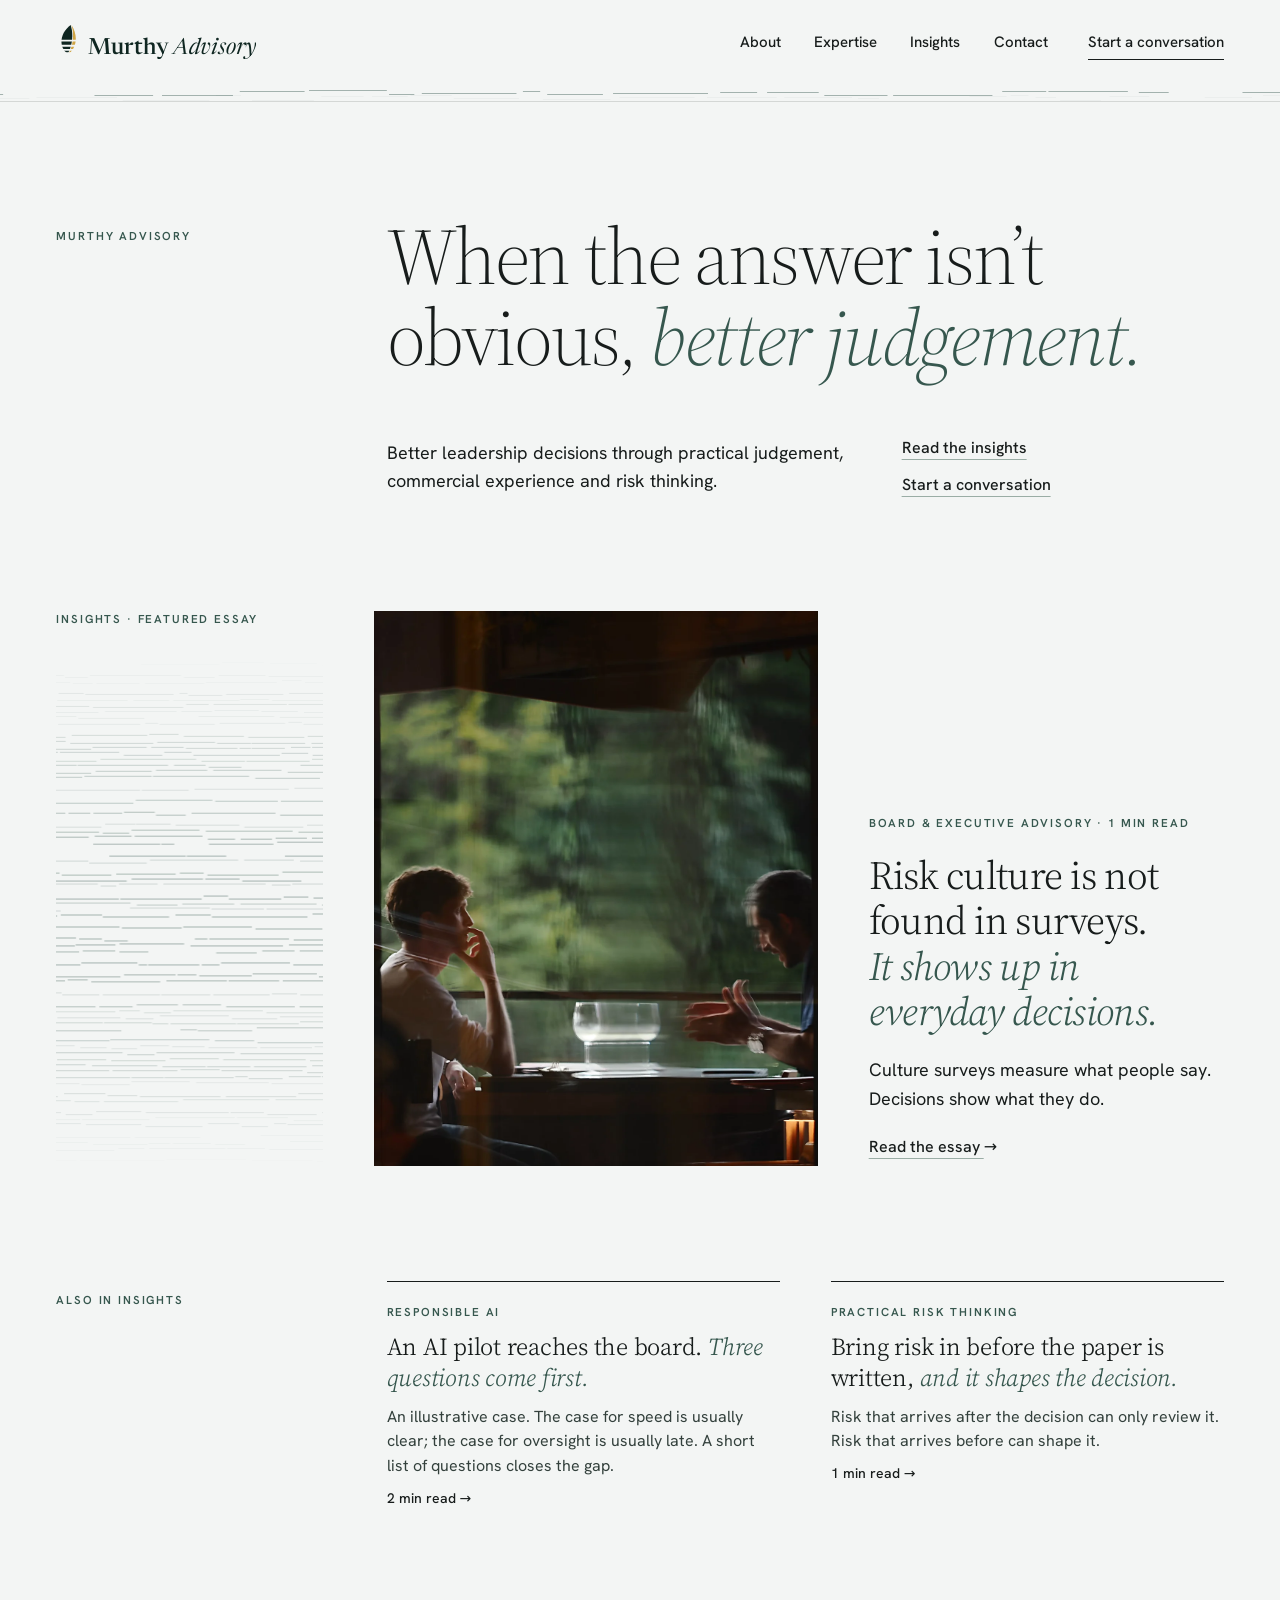
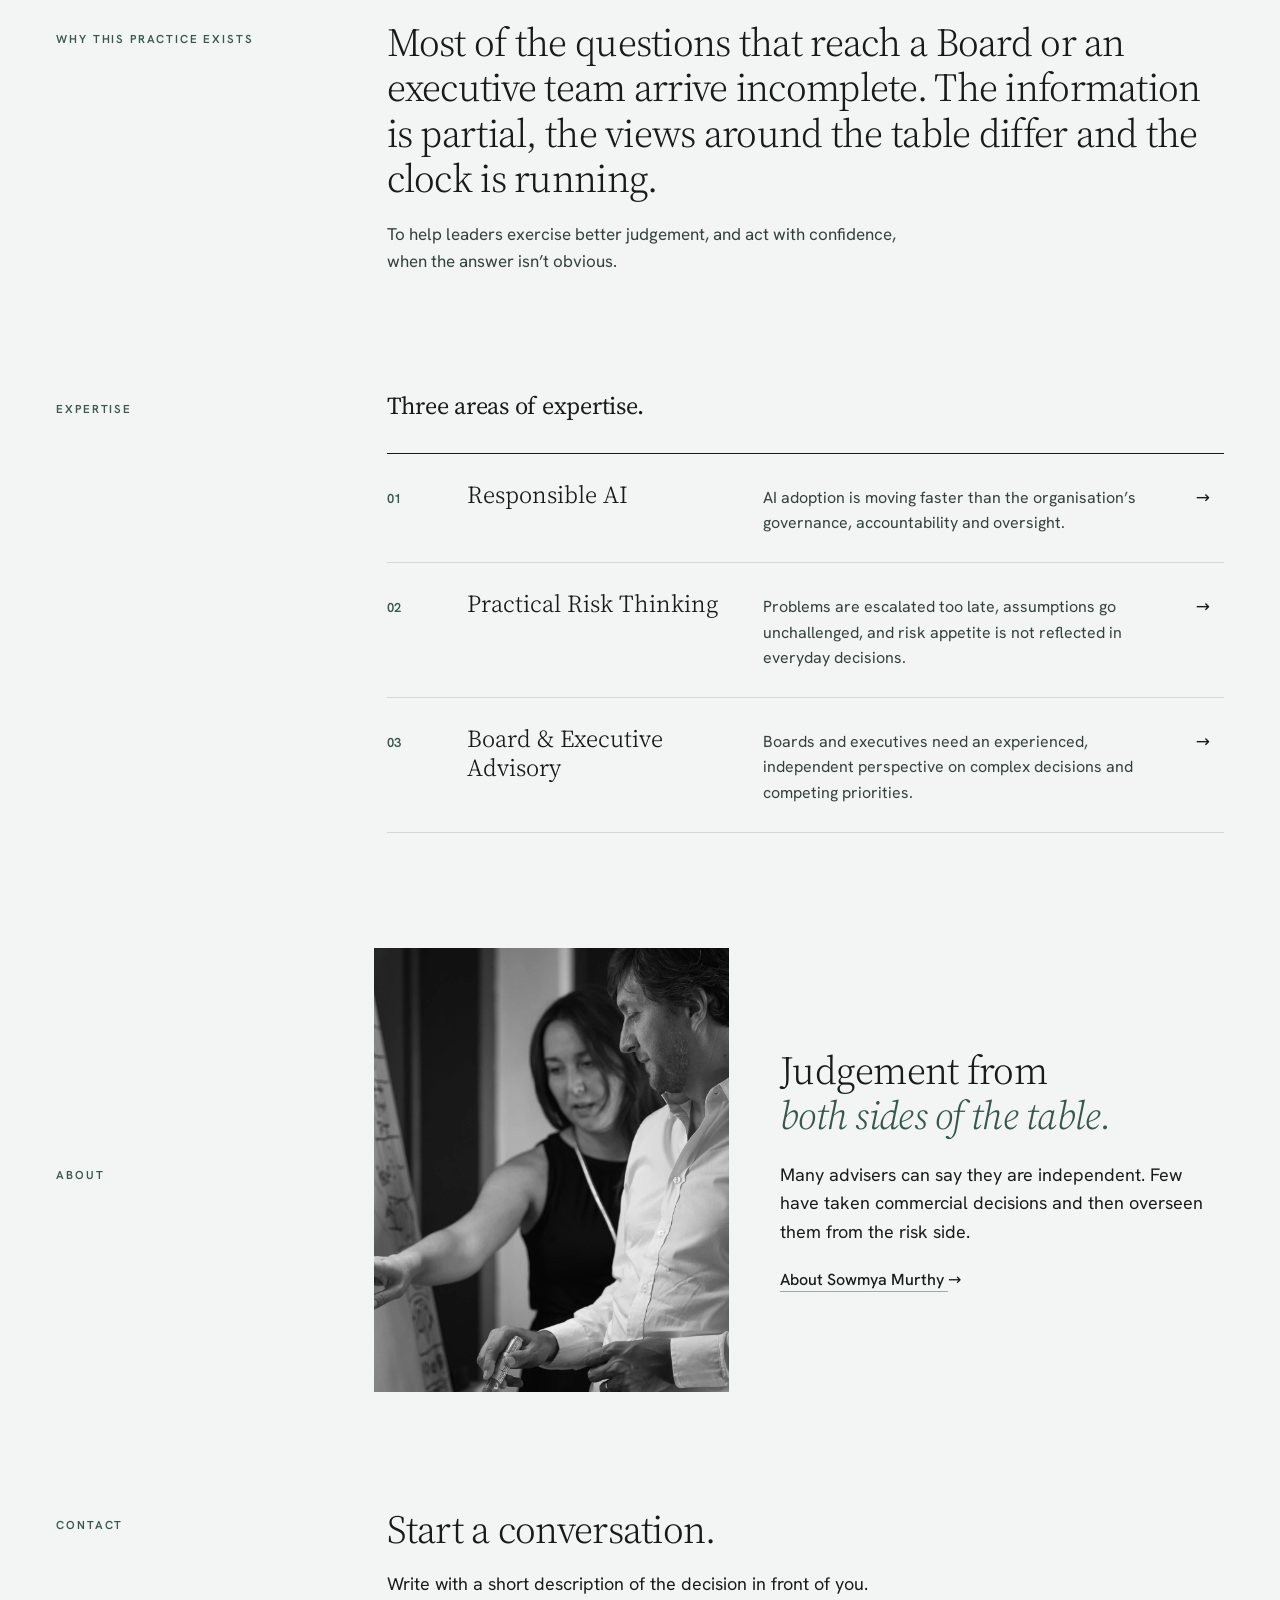
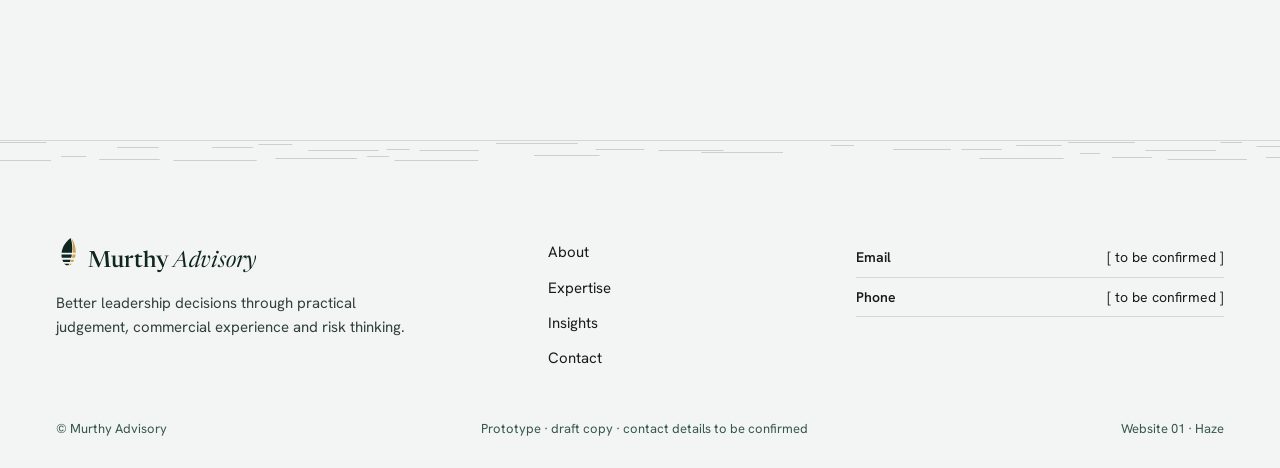
<file: b-sites/w01-haze/index.html>
<!doctype html>
<html lang="en-GB">
<head>
<meta charset="utf-8">
<meta name="viewport" content="width=device-width, initial-scale=1">
<meta name="robots" content="noindex">
<title>Murthy Advisory · Website 01 · Haze</title>
<link rel="icon" href="../shared/favicon.svg" type="image/svg+xml">
<link rel="stylesheet" href="../shared/css/base.css">
<link rel="stylesheet" href="haze.css">
</head>
<body>
<div id="app"></div>
<noscript><p style="padding:24px">This prototype needs JavaScript.</p></noscript>
<script src="../shared/js/gsap.min.js"></script>
<script src="../shared/js/field.js"></script>
<script src="../shared/js/emergence-id.js"></script>
<script src="../shared/js/content.js"></script>
<script src="../shared/js/site.js"></script>
<script src="haze.js"></script>
</body>
</html>
</file>
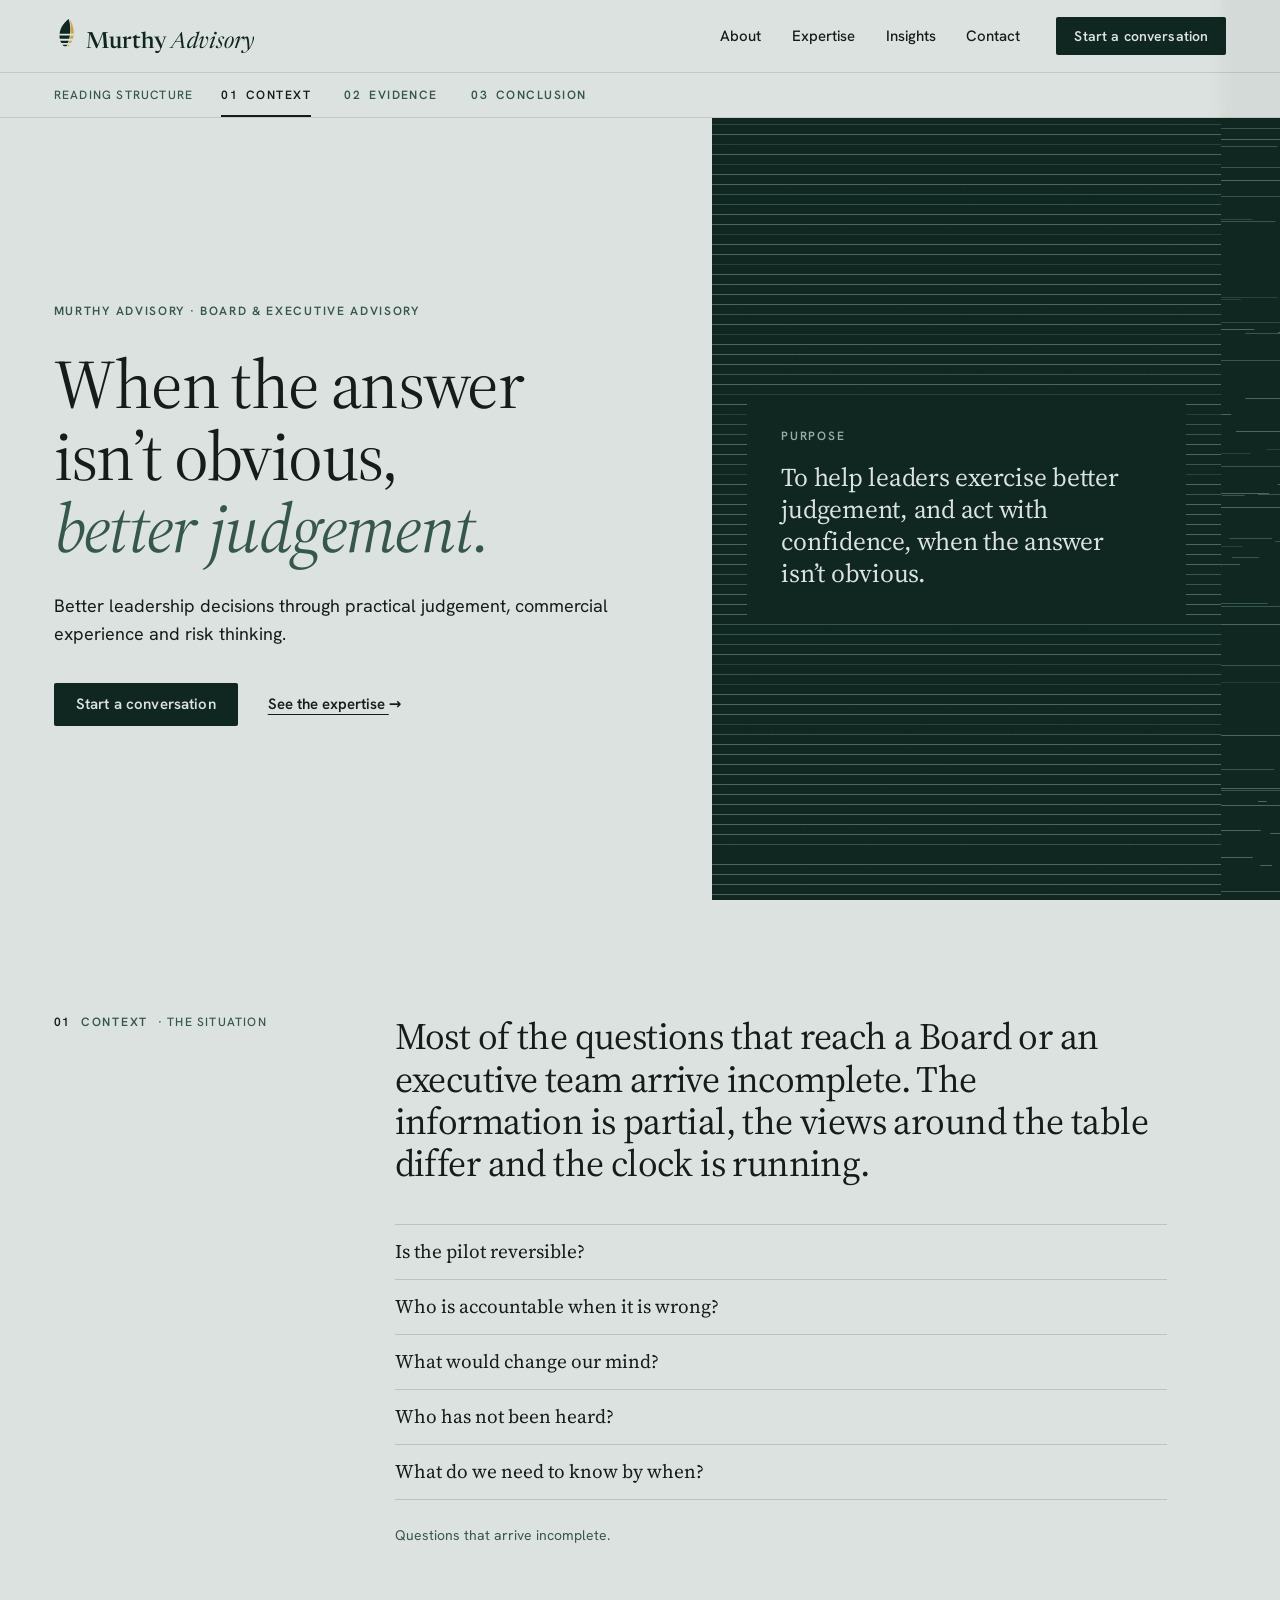
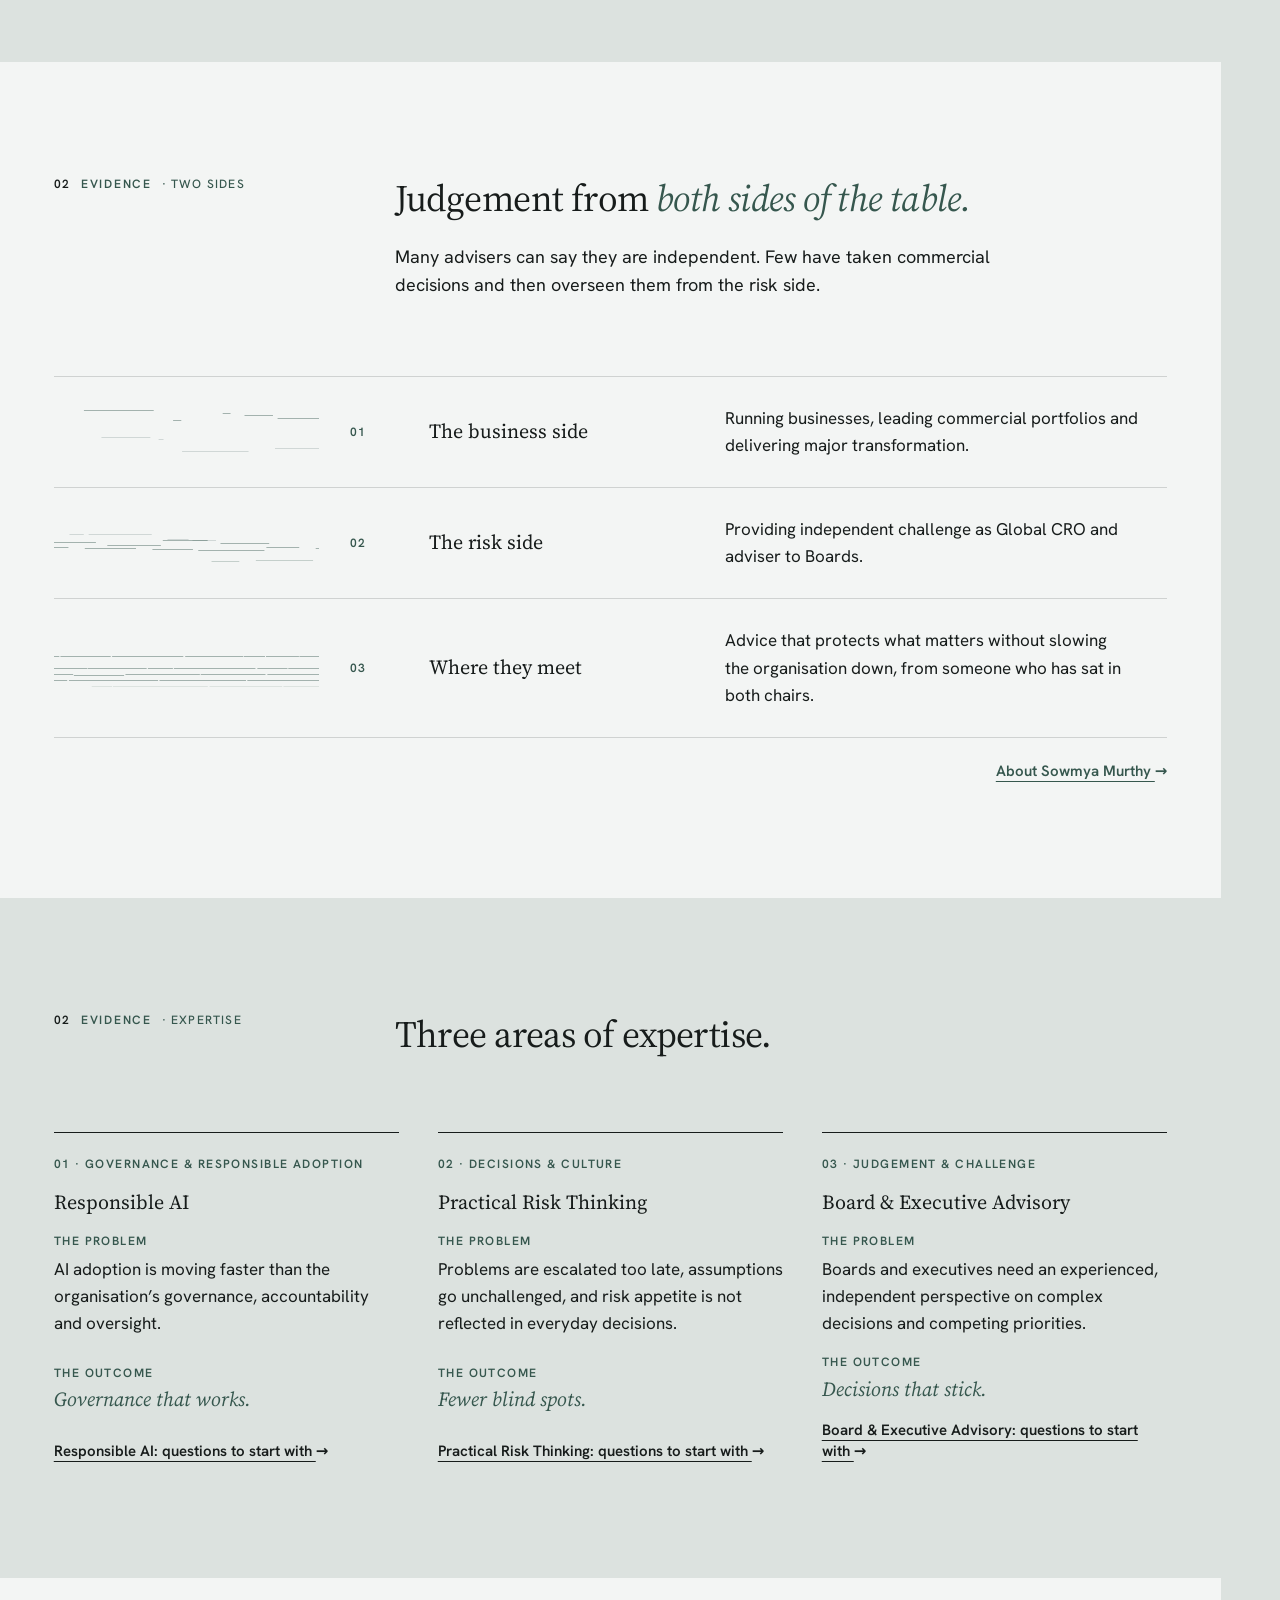
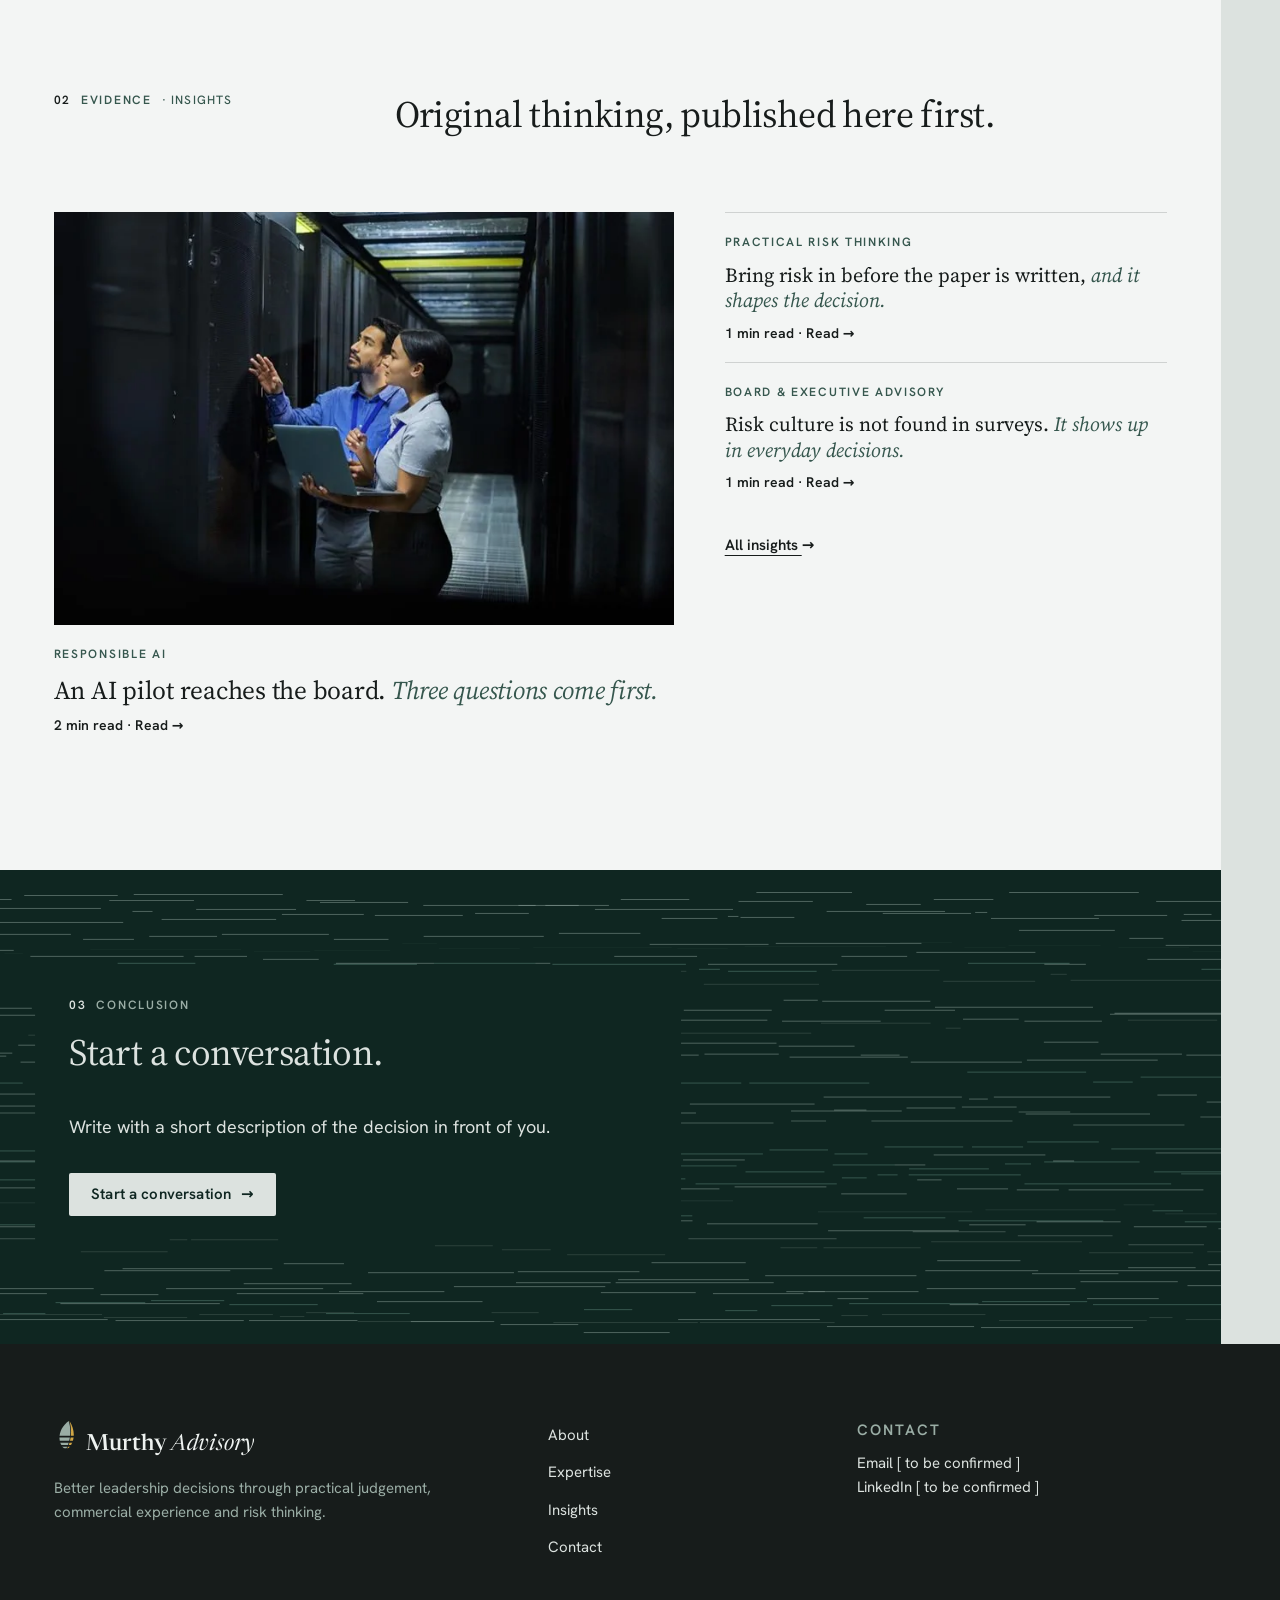
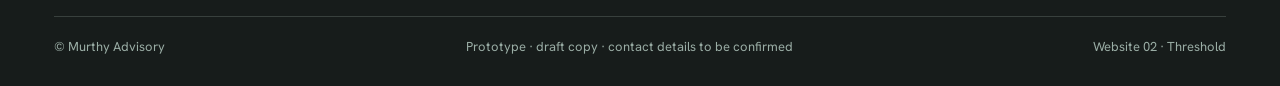
<file: b-sites/w02-threshold/index.html>
<!doctype html>
<html lang="en-GB">
<head>
<meta charset="utf-8">
<meta name="viewport" content="width=device-width, initial-scale=1">
<meta name="robots" content="noindex">
<title>Murthy Advisory · Website 02 · Threshold</title>
<link rel="icon" href="../shared/favicon.svg" type="image/svg+xml">
<link rel="stylesheet" href="../shared/css/base.css">
<link rel="stylesheet" href="threshold.css">
</head>
<body>
<div id="app"></div>
<noscript><p style="padding:24px">This prototype needs JavaScript.</p></noscript>
<script src="../shared/js/gsap.min.js"></script>
<script src="../shared/js/field.js"></script>
<script src="../shared/js/emergence-id.js"></script>
<script src="../shared/js/content.js"></script>
<script src="../shared/js/site.js"></script>
<script src="threshold.js"></script>
</body>
</html>
</file>
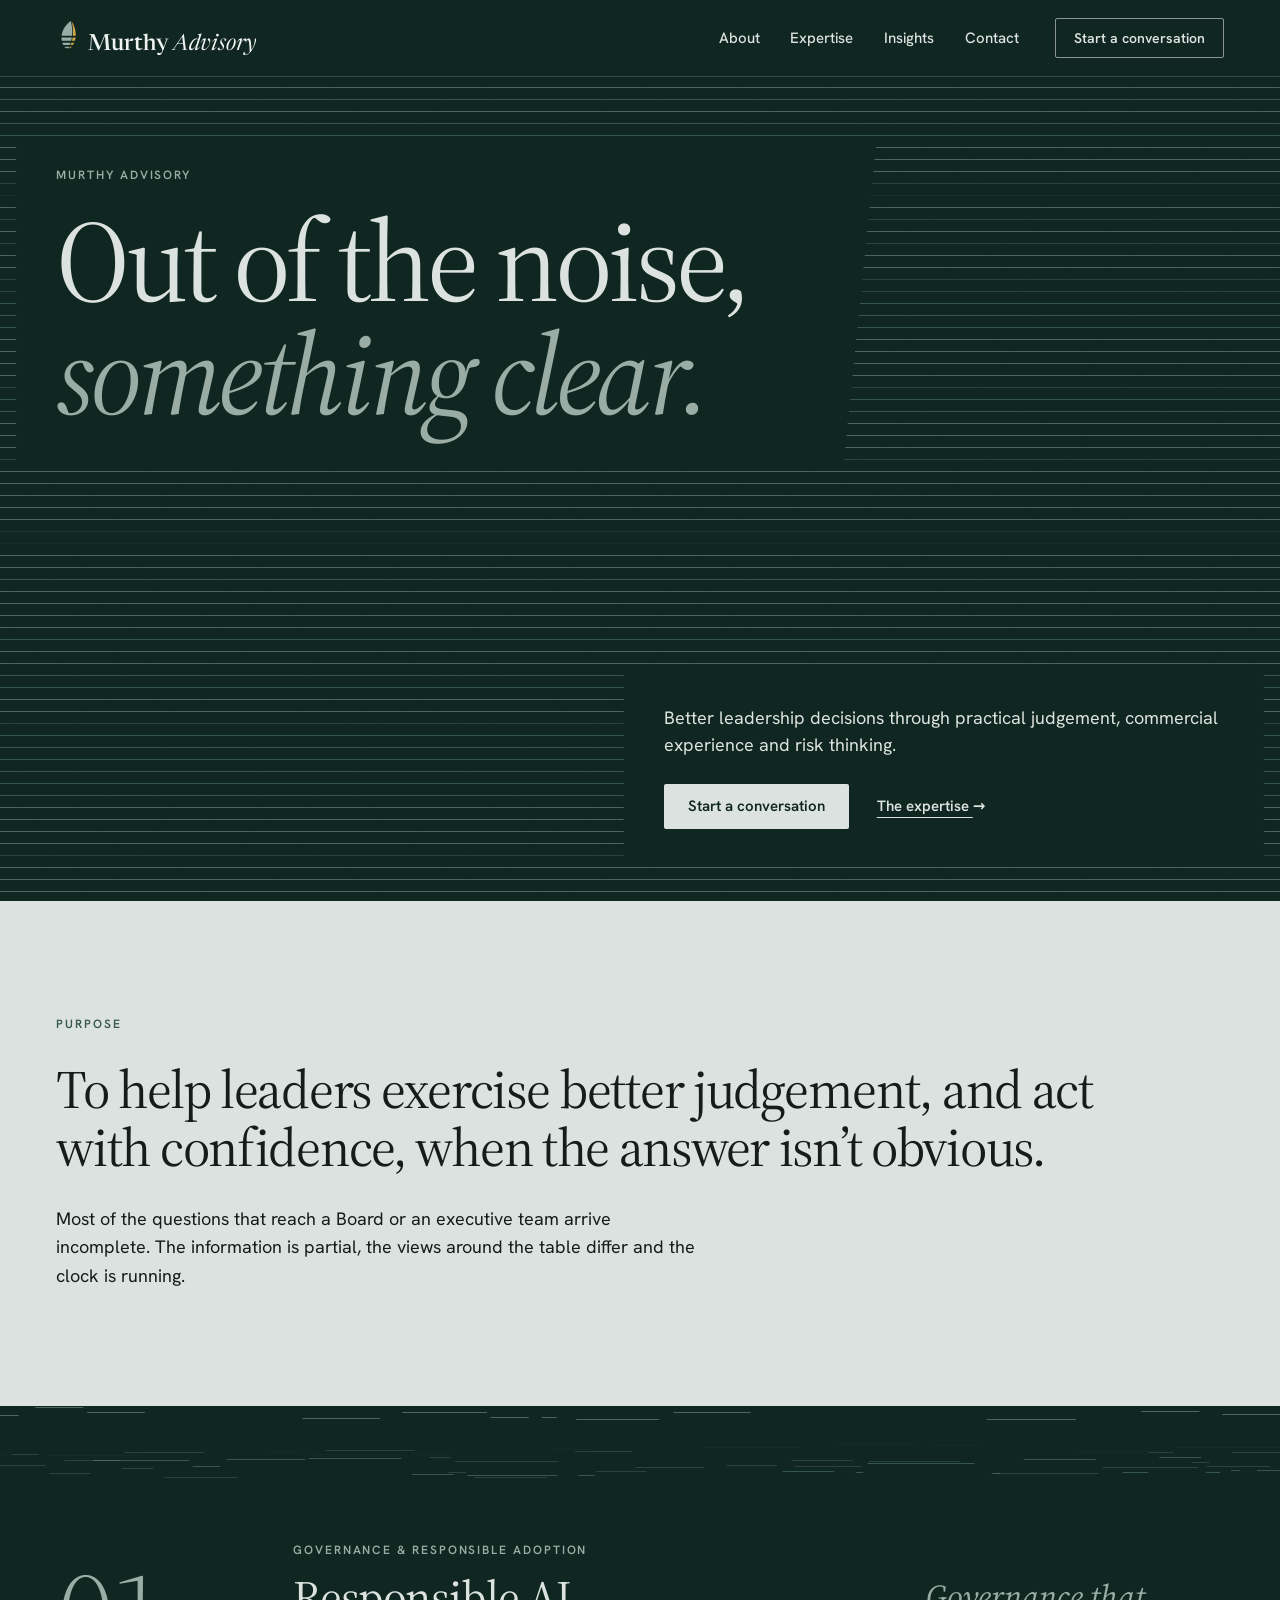
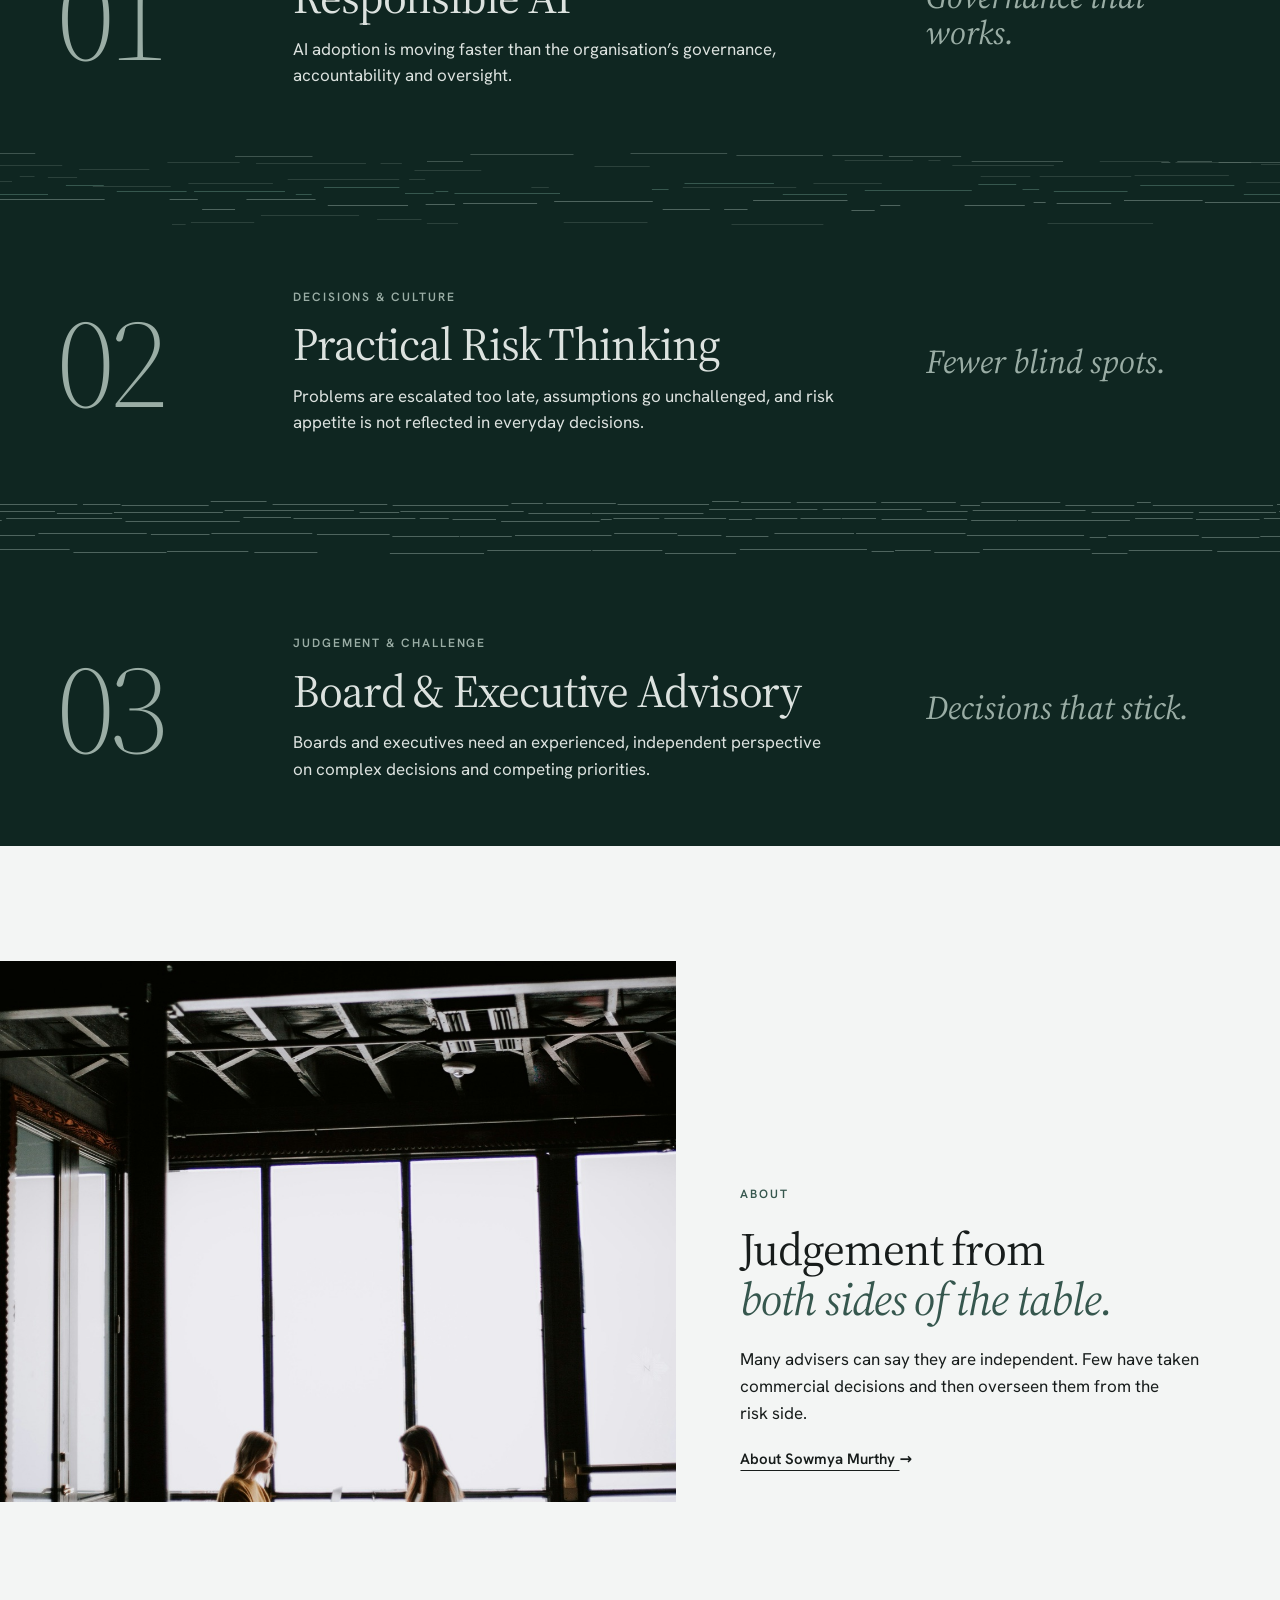
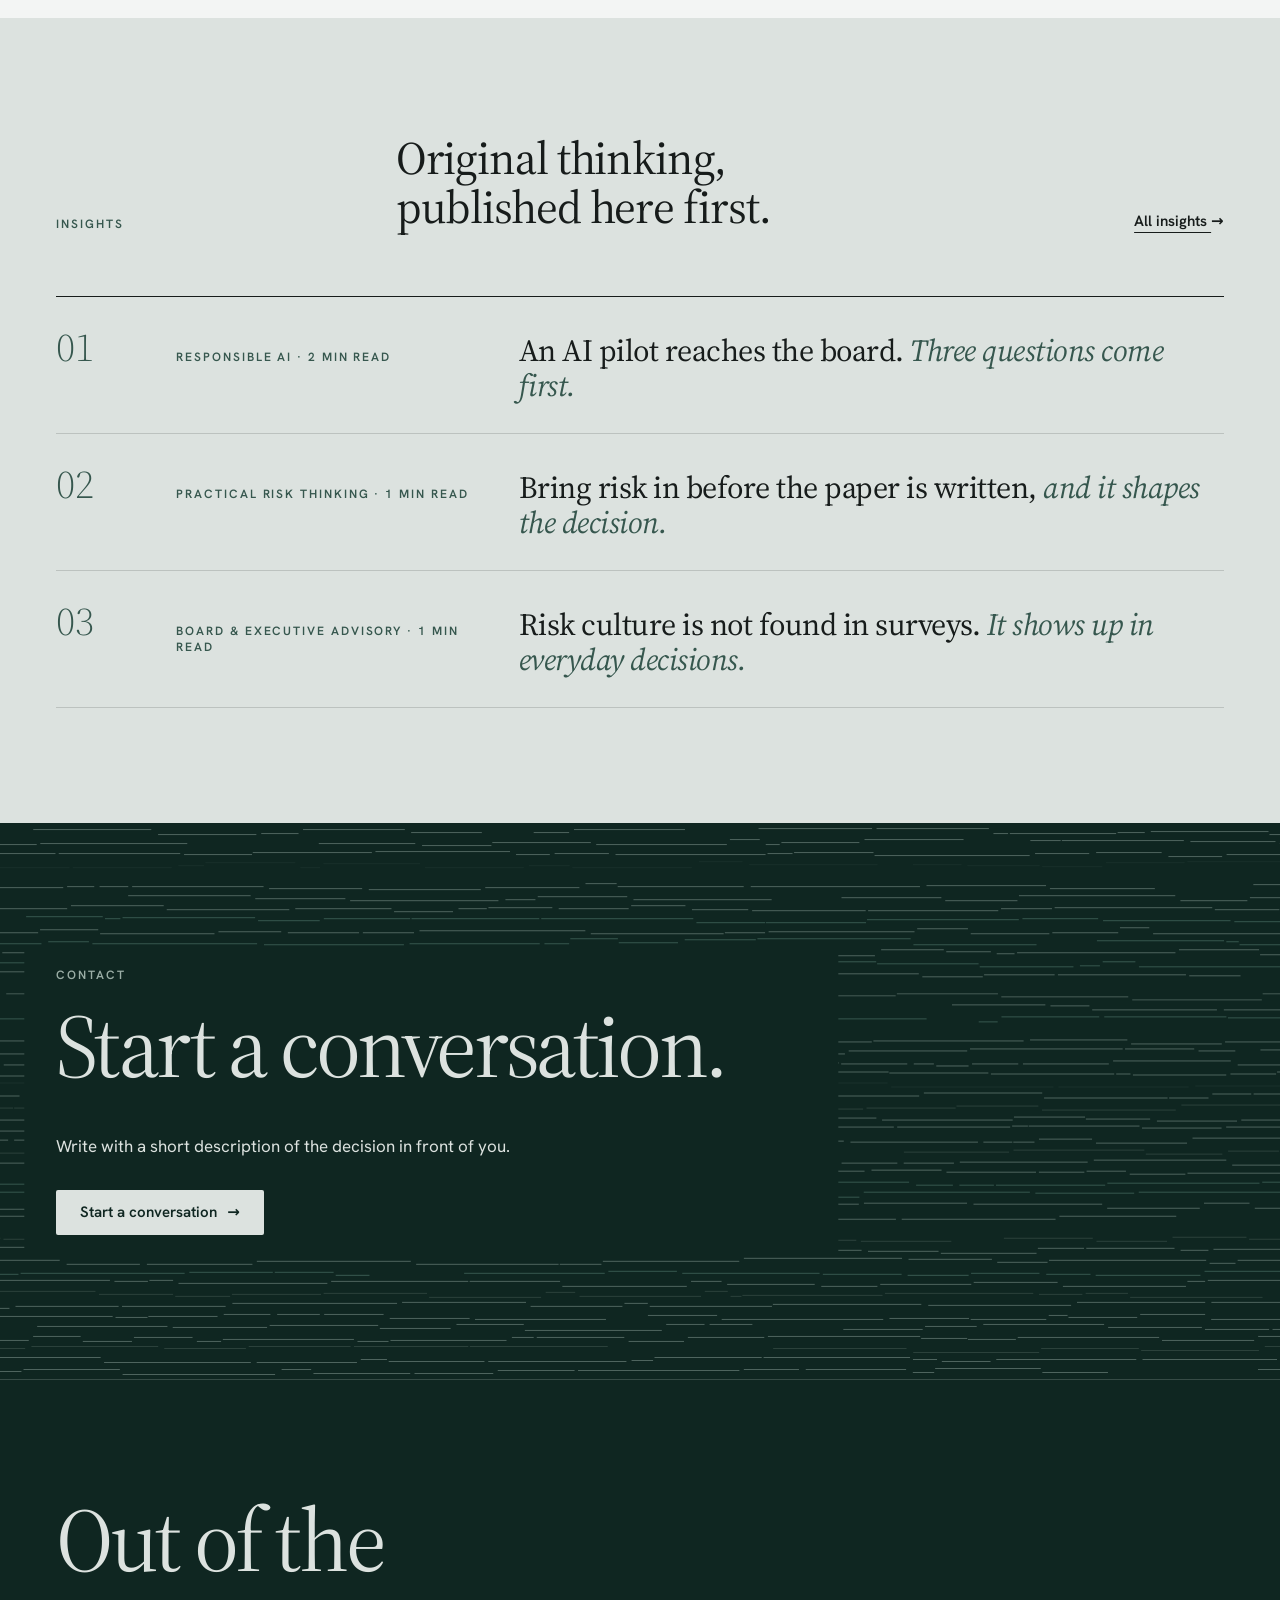
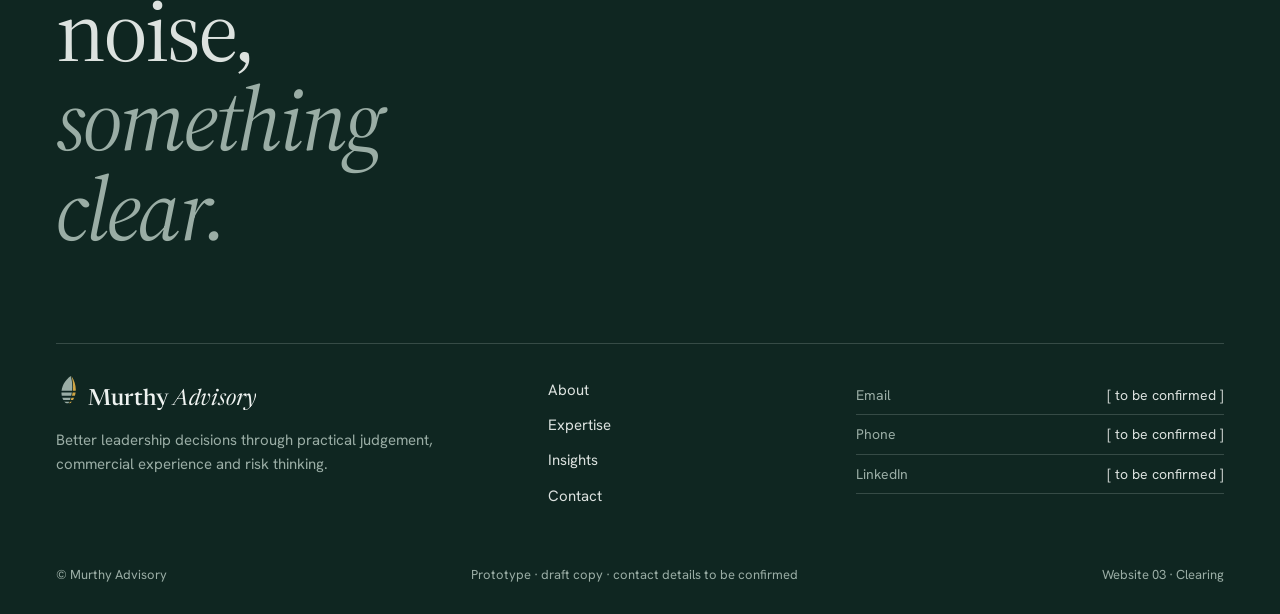
<file: b-sites/w03-clearing/index.html>
<!doctype html>
<html lang="en-GB">
<head>
<meta charset="utf-8">
<meta name="viewport" content="width=device-width, initial-scale=1">
<meta name="robots" content="noindex">
<title>Murthy Advisory · Website 03 · Clearing</title>
<link rel="icon" href="../shared/favicon.svg" type="image/svg+xml">
<link rel="stylesheet" href="../shared/css/base.css">
<link rel="stylesheet" href="clearing.css">
</head>
<body>
<div id="app"></div>
<noscript><p style="padding:24px">This prototype needs JavaScript.</p></noscript>
<script src="../shared/js/gsap.min.js"></script>
<script src="../shared/js/field.js"></script>
<script src="../shared/js/emergence-id.js"></script>
<script src="../shared/js/content.js"></script>
<script src="../shared/js/site.js"></script>
<script src="clearing.js"></script>
</body>
</html>
</file>
<file: b-sites/shared/css/base.css>
/* Phase 09 · base shared by the three websites: fonts (OFL, local), the six-colour working palette (E-09, E-11),
   reset, accessibility utilities and the demo contact form skeleton. Each website adds its own art direction. */
@font-face { font-family: 'Newsreader'; src: url('../fonts/newsreader-latin-opsz-normal.woff2') format('woff2'); font-weight: 200 800; font-style: normal; font-display: swap; }
@font-face { font-family: 'Newsreader'; src: url('../fonts/newsreader-latin-opsz-italic.woff2') format('woff2'); font-weight: 200 800; font-style: italic; font-display: swap; }
@font-face { font-family: 'Source Serif 4'; src: url('../fonts/source-serif-4-latin-opsz-normal.woff2') format('woff2'); font-weight: 200 900; font-style: normal; font-display: swap; }
@font-face { font-family: 'Source Serif 4'; src: url('../fonts/source-serif-4-latin-opsz-italic.woff2') format('woff2'); font-weight: 200 900; font-style: italic; font-display: swap; }
@font-face { font-family: 'Hanken Grotesk'; src: url('../fonts/hanken-grotesk-latin-wght-normal.woff2') format('woff2'); font-weight: 100 900; font-style: normal; font-display: swap; }

:root {
  --pool: #0F2621; --verd: #36574E; --mist: #9AADA5; --haze: #DCE2DF; --signal: #D0A545; --ink: #171C1B;
  --paper: #F3F5F4;            /* the reading ground used in the Phase 08 pieces (a tint of Haze) */
  --serif: 'Source Serif 4', Georgia, serif; --sans: 'Hanken Grotesk', system-ui, sans-serif;
  --ease: cubic-bezier(.2, .7, .1, 1);
}
*, *::before, *::after { box-sizing: border-box; margin: 0; padding: 0; }
html { -webkit-text-size-adjust: 100%; text-size-adjust: 100%; }
body { font: 400 17px/1.6 var(--sans); -webkit-font-smoothing: antialiased; text-rendering: optimizeLegibility; overflow-x: hidden; }
img, svg, canvas { display: block; max-width: 100%; }
canvas { pointer-events: none; }
button, input, textarea, select { font: inherit; color: inherit; }
button { background: none; border: 0; cursor: pointer; }
a { color: inherit; }
ul, ol { list-style: none; }
em { font-style: italic; }
h1, h2, h3, h4 { font-weight: 400; font-optical-sizing: auto; text-wrap: balance; }
p { text-wrap: pretty; }
main { display: block; }
main:focus { outline: none; }
h1:focus, h2:focus, section:focus, article:focus { outline: none; }
.vh { position: absolute !important; width: 1px; height: 1px; overflow: hidden; clip: rect(0 0 0 0); white-space: nowrap; }

/* skip link: visible on focus */
.skip { position: fixed; left: 12px; top: -60px; z-index: 200; padding: 12px 16px; background: var(--ink); color: #fff; font: 600 14px/1 var(--sans); text-decoration: none; border-radius: 3px; }
.skip:focus { top: 12px; outline: 2px solid var(--signal); outline-offset: 2px; }

/* visible focus everywhere (each site sets --focus for its grounds) */
:focus-visible { outline: 2px solid var(--focus, var(--ink)); outline-offset: 3px; border-radius: 2px; }

/* header and menu skeleton (each site styles them) */
.menu-open { overflow: hidden; }
[data-menu][hidden] { display: none !important; }

/* reveal (decorative, below the fold only; see site.js) */
.mo [data-rv]:not(.in) { opacity: 0; transform: translateY(18px); }
.mo [data-rv].in:not(.now) { transition: opacity .9s var(--ease), transform .9s var(--ease); }

/* demo contact form */
.cform { display: grid; gap: 22px; }
.cform__r { display: grid; gap: 8px; }
.cform label { font: 600 13px/1.3 var(--sans); letter-spacing: .02em; }
.cform label span { font-weight: 400; opacity: .75; margin-left: 6px; }
.cform input, .cform textarea { width: 100%; padding: 13px 14px; border: 1px solid currentColor; border-radius: 2px; background: transparent; font-size: 17px; line-height: 1.5; resize: vertical; }
.cform [aria-invalid='true'] { border-width: 2px; border-color: #8A2B1F; }
.cform__h { font-size: 14px; opacity: .8; }
.cform__s { display: flex; flex-wrap: wrap; align-items: center; gap: 16px 24px; }
.cform__b { padding: 15px 26px; font: 600 15px/1 var(--sans); letter-spacing: .02em; border-radius: 2px; }
.cform__o { font-size: 14px; max-width: 34em; }

/* static mode / reduced motion: no transitions at all */
.is-static *, .is-static *::before, .is-static *::after { transition: none !important; animation: none !important; scroll-behavior: auto !important; }
@media (prefers-reduced-motion: reduce) { *, *::before, *::after { transition: none !important; animation: none !important; scroll-behavior: auto !important; } }
.hd-slot, .ft-slot { display: contents; }   /* r2: lets the header stick to the page (it sat inside a wrapper of its own height) */
</file>
<file: b-sites/w01-haze/haze.css>
/* Website 01 · Haze. Paper ground, Ink type, a wide margin column, contained photographs, the field only in bands. */
:root { --pad: clamp(20px, 4.4vw, 72px); --max: 1320px; --hd: 84px; --focus: var(--ink); --rule: rgba(23, 28, 27, .14); }
body { background: var(--paper); color: var(--ink); }
::selection { background: var(--haze); }

/* type: lighter serif, generous leading */
.h1 { font: 300 clamp(42px, 6.2vw, 104px)/1.02 var(--serif); letter-spacing: -.03em; }
.h1--p { font-size: clamp(38px, 4.8vw, 78px); line-height: 1.05; }
.h1--a { font-size: clamp(36px, 4.6vw, 70px); line-height: 1.06; }
.h2 { font: 350 clamp(28px, 3.1vw, 48px)/1.14 var(--serif); letter-spacing: -.018em; }
.h3 { font: 400 clamp(22px, 1.9vw, 30px)/1.24 var(--serif); letter-spacing: -.01em; }
.h1 em, .h2 em, .h3 em, .es__t em, .pull em, .rec em { color: var(--verd); }
.h2 a, .es { text-decoration: none; }
.lede { font-size: clamp(18px, 1.3vw, 21px); line-height: 1.6; max-width: 34em; }
.ml { font: 600 11.5px/1.4 var(--sans); letter-spacing: .16em; text-transform: uppercase; color: var(--verd); }
.sn { font-size: 15px; line-height: 1.55; color: #33403C; max-width: 22em; }
.lnk { font: 500 16px/1.4 var(--sans); text-decoration: underline; text-decoration-thickness: 1px; text-underline-offset: 6px; text-decoration-color: var(--mist); }
.lnk:hover { text-decoration-color: var(--ink); }
.ar { display: inline-block; transition: transform .3s var(--ease); }
a:hover .ar { transform: translateX(4px); }

/* header */
.hd { position: sticky; top: 0; z-index: 50; background: var(--paper);   /* r2: opaque, now that the header really sticks: text passing under the band must not show through */ }
.hd__in { max-width: calc(var(--max) + 2 * var(--pad)); margin: 0 auto; padding: 0 var(--pad); height: var(--hd); display: flex; align-items: center; gap: 40px; }
.hd__logo { margin-right: auto; padding: 6px 0; }
.hd__nav ul { display: flex; gap: clamp(20px, 2.6vw, 40px); }
.hd__nav a, .hd__cta { font: 500 15px/1 var(--sans); text-decoration: none; padding: 8px 0; }
.hd__nav a:hover, .hd__nav a[aria-current] { text-decoration: underline; text-decoration-thickness: 1px; text-underline-offset: 8px; }
.hd__nav a[aria-current] { text-decoration-color: var(--ink); }
.hd__cta { padding: 11px 0 9px; border-bottom: 1px solid var(--ink); }
.hd__cta:hover { color: var(--verd); border-color: var(--verd); }
.hd__mb { display: none; font: 600 15px/1 var(--sans); padding: 12px 0; border-bottom: 1px solid var(--ink); }
.band { position: relative; }
.band canvas { position: absolute; inset: 0; width: 100%; height: 100%; }
.band--hd { height: 18px; border-bottom: 1px solid var(--rule); }
.mm { position: fixed; z-index: 5; left: 0; right: 0; top: calc(var(--hd) + 19px); bottom: 0; background: var(--paper); padding: 16px var(--pad) 40px; overflow-y: auto; }
.mm li { border-bottom: 1px solid var(--rule); }
.mm nav a { display: block; padding: 18px 0; font: 300 34px/1.1 var(--serif); text-decoration: none; }
.mm nav a[aria-current] { color: var(--verd); }
.mm__cta { display: inline-block; margin-top: 32px; font: 600 17px/1 var(--sans); text-decoration: none; border-bottom: 1px solid; padding-bottom: 6px; }

/* the editorial grid: margin column + text */
.intro, .also, .stmt, .idx, .tease, .close, .ph, .txt, .chap, .jr, .qbox, .letter, .feat, .lead, .prof, .toc-h { max-width: calc(var(--max) + 2 * var(--pad)); margin: 0 auto; padding: clamp(72px, 9vw, 148px) var(--pad) 0; display: grid; grid-template-columns: minmax(0, 3fr) minmax(0, 9fr); gap: 20px clamp(24px, 4vw, 64px); }
.intro > .ml, .ph > .ml, .stmt > .ml, .idx > .ml, .also > .ml, .close > .ml, .txt > .ml, .tease > .ml, .qbox > .ml { padding-top: .9em; }

/* home */
.intro { padding-top: clamp(64px, 9vw, 140px); }
.intro .h1 { grid-column: 2; max-width: 12.5em; }
.intro__b { grid-column: 2; display: grid; grid-template-columns: minmax(0, 6fr) minmax(0, 4fr); gap: 32px; margin-top: clamp(28px, 3vw, 48px); align-items: end; }
.intro__l { display: flex; flex-direction: column; gap: 14px; align-items: flex-start; }
.feat { grid-template-columns: minmax(0, 3fr) minmax(0, 5fr) minmax(0, 4fr); align-items: end; }
.feat__m { align-self: stretch; display: flex; flex-direction: column; gap: 24px; }
.band--v { flex: 1; min-height: 120px; }
.feat__ph { display: block; overflow: hidden; background: var(--haze); }
.feat__ph img { width: 100%; height: auto; aspect-ratio: 4 / 5; object-fit: cover; transition: transform 1.2s var(--ease); }
.feat__ph:hover img { transform: scale(1.015); }
.feat__t { display: grid; gap: 22px; padding-bottom: 8px; }
.feat__t .h2 a:hover { text-decoration: underline; text-decoration-thickness: 1px; text-underline-offset: 8px; }
.ml--in { padding: 0; }
.also__g { display: grid; grid-template-columns: repeat(2, minmax(0, 1fr)); gap: clamp(24px, 4vw, 64px); }
.es { display: flex; flex-direction: column; gap: 12px; padding-top: 22px; border-top: 1px solid var(--ink); }
.es__t { font: 350 clamp(22px, 1.9vw, 29px)/1.24 var(--serif); letter-spacing: -.01em; }
.es__s { font-size: 16px; line-height: 1.55; color: #33403C; max-width: 30em; }
.es__m { font: 500 14px/1 var(--sans); }
.es:hover .es__t { text-decoration: underline; text-decoration-thickness: 1px; text-underline-offset: 6px; }
.stmt__t { max-width: 22em; }
.stmt__p { grid-column: 2; font-size: 17px; color: #33403C; max-width: 30em; }
.idx__l { margin-top: 32px; border-top: 1px solid var(--ink); }
.idx__l a { display: grid; grid-template-columns: 56px minmax(0, 4fr) minmax(0, 6fr) 28px; gap: 24px; align-items: baseline; padding: 26px 0; border-bottom: 1px solid var(--rule); text-decoration: none; }
.idx__n { font: 600 13px/1 var(--sans); color: var(--verd); }
.idx__h { font: 350 clamp(22px, 1.9vw, 30px)/1.2 var(--serif); }
.idx__p { font-size: 16px; color: #33403C; }
.idx__l a:hover .idx__h { text-decoration: underline; text-decoration-thickness: 1px; text-underline-offset: 6px; }
.tease { grid-template-columns: minmax(0, 3fr) minmax(0, 4fr) minmax(0, 5fr); align-items: center; }
.tease__ph img { width: 100%; height: auto; aspect-ratio: 4 / 5; object-fit: cover; background: var(--haze); }
.tease__ph figcaption, .prof__ph figcaption, .art__ph figcaption { font-size: 13px; color: var(--verd); margin-top: 10px; }
.tease__t { display: grid; gap: 22px; }
.close { padding-bottom: clamp(88px, 11vw, 168px); }
.close__a { text-decoration: underline; text-decoration-thickness: 1px; text-underline-offset: .18em; text-decoration-color: var(--mist); }
.close__a:hover { text-decoration-color: var(--ink); }
.close .lede { margin-top: 18px; }

/* interior heads */
.ph { padding-top: clamp(64px, 8vw, 128px); }
.ph .lede { margin-top: 26px; }
.toc-h { padding-top: 48px; }
.toc-h ol { grid-column: 2; display: flex; flex-wrap: wrap; gap: 8px 32px; border-top: 1px solid var(--rule); padding-top: 18px; }
.toc-h a { font: 500 15px/1.4 var(--sans); text-decoration: none; }
.toc-h a:hover { text-decoration: underline; text-underline-offset: 6px; }

/* about */
.prof { grid-template-columns: minmax(0, 3fr) minmax(0, 6fr) minmax(0, 3fr); align-items: end; }
.prof__ph { grid-column: 2; }
.prof__ph img { width: 100%; height: auto; aspect-ratio: 3 / 2; object-fit: cover; object-position: 50% 30%; background: var(--haze); }
.prof__m { display: grid; gap: 14px; padding-bottom: 30px; }
.txt__r { grid-column: 1 / -1; display: grid; grid-template-columns: minmax(0, 3fr) minmax(0, 9fr); gap: 20px clamp(24px, 4vw, 64px); padding: 28px 0; border-top: 1px solid var(--rule); }
.txt__r .ml { padding-top: .7em; }
.txt__p { font: 350 clamp(22px, 2vw, 30px)/1.35 var(--serif); max-width: 24em; }
.chap__t .txt__p { font-size: clamp(19px, 1.4vw, 22px); line-height: 1.55; }
.txt--modes .h3 { margin-bottom: 28px; }
.modes { display: grid; grid-template-columns: repeat(2, minmax(0, 1fr)); gap: 28px clamp(24px, 4vw, 64px); }
.modes div { border-top: 1px solid var(--rule); padding-top: 16px; }
.modes dt { font: 400 22px/1.25 var(--serif); margin-bottom: 6px; }
.modes dd { font-size: 16px; color: #33403C; }
.txt--modes .sn { margin-top: 28px; }

/* expertise chapters */
.chap { border-top: 0; scroll-margin-top: calc(var(--hd) + 40px); }
.chap__m { display: grid; gap: 28px; align-content: start; padding-top: .8em; }
.sn--q ul { margin-top: 10px; }
.sn--q li { font: 400 17px/1.4 var(--serif); padding: 8px 0; border-top: 1px solid var(--rule); }
.chap__t { display: grid; gap: 22px; max-width: 760px; }
.chap__o, .chap__r { display: grid; gap: 8px; padding-top: 18px; border-top: 1px solid var(--rule); }

/* insights */
.lead { grid-template-columns: minmax(0, 6fr) minmax(0, 5fr); align-items: center; }
.lead__ph img { width: 100%; height: auto; aspect-ratio: 3 / 2; object-fit: cover; background: var(--haze); }
.lead__t { display: grid; gap: 20px; }
.lead__t .h2 a:hover { text-decoration: underline; text-decoration-thickness: 1px; text-underline-offset: 8px; }
.jr__m { display: grid; gap: 18px; align-content: start; }
.flt { display: flex; flex-direction: column; align-items: flex-start; gap: 2px; }
.flt button { font: 500 15px/1.3 var(--sans); padding: 8px 0; text-align: left; color: #33403C; }
.flt button[aria-pressed='true'] { color: var(--ink); text-decoration: underline; text-decoration-thickness: 1px; text-underline-offset: 6px; }
.flt button:hover { color: var(--ink); }
.jr__l { border-top: 1px solid var(--ink); }
.jr__l > li { border-bottom: 1px solid var(--rule); }
.es--row { display: grid; grid-template-columns: minmax(0, 2fr) minmax(0, 5fr) minmax(0, 3fr); gap: 10px 32px; border: 0; padding: 28px 0; align-items: baseline; }
.es--row .es__m { grid-column: 3; grid-row: 1; justify-self: end; }
.es--row .es__t { grid-column: 2; grid-row: 1; }
.es--row .es__s { grid-column: 2; }
.es--row .ml { grid-row: 1; }
.qbox ul { border-top: 1px solid var(--rule); }
.qbox li { font: 350 clamp(22px, 2vw, 30px)/1.3 var(--serif); padding: 16px 0; border-bottom: 1px solid var(--rule); }

/* article: the long read */
.art { padding: clamp(56px, 7vw, 112px) var(--pad) 0; }
.art__h { max-width: 900px; margin: 0 auto; display: grid; gap: 26px; }
.art__k { display: flex; flex-wrap: wrap; gap: 10px 28px; align-items: baseline; font: 600 11.5px/1.4 var(--sans); letter-spacing: .16em; text-transform: uppercase; color: var(--verd); }
.art__k .lnk { letter-spacing: 0; text-transform: none; font-size: 15px; color: var(--ink); }
.art__s { font: 350 clamp(21px, 1.8vw, 27px)/1.45 var(--serif); max-width: 32em; }
.art__by { font-size: 14px; color: var(--verd); }
.art__ph { max-width: min(1100px, var(--pw, 1100px)); margin: clamp(48px, 6vw, 88px) auto 0; }
.art__ph img { width: 100%; height: auto; aspect-ratio: 16 / 9; object-fit: cover; background: var(--haze); }
.art__b { max-width: 680px; margin: clamp(56px, 7vw, 104px) auto 0; font: 400 20px/1.72 var(--serif); }
.art__sec { scroll-margin-top: calc(var(--hd) + 40px); }
.art__sec + .art__sec { margin-top: 56px; }
.art__h2 { font: 600 13px/1.4 var(--sans); letter-spacing: .16em; text-transform: uppercase; color: var(--verd); margin-bottom: 18px; }
.art__b p + p { margin-top: 1.1em; }
.pull { margin: 52px 0; padding: 30px 0 0; border-top: 1px solid var(--ink); }
.pull p { font: 300 clamp(28px, 2.6vw, 38px)/1.2 var(--serif); letter-spacing: -.015em; }
.side { font: 400 14px/1.5 var(--sans); color: #33403C; margin: 32px 0 12px; padding-left: 14px; border-left: 1px solid var(--mist); }
.tab { width: 100%; border-collapse: collapse; margin: 18px 0 8px; font: 400 16px/1.4 var(--sans); }
.tab caption { text-align: left; font: 600 11.5px/1.4 var(--sans); letter-spacing: .16em; text-transform: uppercase; color: var(--verd); padding-bottom: 12px; }
.tab th { text-align: left; font-weight: 600; font-size: 13px; padding: 10px 0; border-bottom: 1px solid var(--ink); }
.tab td { padding: 12px 0; border-bottom: 1px solid var(--rule); }
.tab td:last-child, .tab th:last-child { text-align: right; }
.rec { margin-top: 44px; display: grid; gap: 16px; }
.rec__t { font: 350 clamp(26px, 2.4vw, 36px)/1.2 var(--serif); letter-spacing: -.015em; }
.rec__s line { stroke: var(--signal); stroke-width: 2; }
.rec__n { font: 400 16px/1.5 var(--sans); color: #33403C; }
.art__f { max-width: 680px; margin: clamp(72px, 9vw, 128px) auto 0; padding-bottom: clamp(88px, 11vw, 160px); display: grid; gap: 18px; }
.es--next { border-top: 1px solid var(--ink); }
@media (min-width: 1240px) {
  .art__b .side { float: right; clear: right; width: 220px; margin: 6px -280px 0 0; }
}

/* contact */
.letter { padding-bottom: clamp(88px, 11vw, 160px); grid-template-columns: minmax(0, 3fr) minmax(0, 7fr); }
.letter__m { display: grid; gap: 18px; align-content: start; }
.dl { margin-bottom: 26px; }
.dl div { padding: 10px 0; border-bottom: 1px solid var(--rule); font-size: 15px; }
.dl dt { font-weight: 600; }
.steps { display: grid; gap: 10px; font-size: 15px; color: #33403C; counter-reset: s; }
.letter__f { max-width: 680px; }
.cform--line input, .cform--line textarea { border: 0; border-bottom: 1px solid var(--ink); border-radius: 0; padding: 12px 0; font: 400 20px/1.5 var(--serif); }
.cform--line [aria-invalid='true'] { border-bottom-width: 2px; }
.cform--line label { font-size: 12px; letter-spacing: .14em; text-transform: uppercase; color: var(--verd); }
.cform--line label span { text-transform: none; letter-spacing: 0; }
.cform__b { background: var(--ink); color: var(--paper); }
.cform__b:hover { background: var(--verd); }

/* footer */
.ft { margin-top: 0; }
.band--ft { height: 22px; border-top: 1px solid var(--rule); }
.ft__in, .ft__b { max-width: calc(var(--max) + 2 * var(--pad)); margin: 0 auto; padding: 0 var(--pad); }
.ft__in { display: grid; grid-template-columns: minmax(0, 5fr) minmax(0, 3fr) minmax(0, 4fr); gap: 32px; padding-top: clamp(48px, 6vw, 80px); }
.ft__p { margin-top: 18px; font-size: 15px; color: #33403C; max-width: 24em; }
.ft nav ul { display: grid; gap: 8px; }
.ft nav a { font-size: 15px; text-decoration: none; }
.ft nav a:hover { text-decoration: underline; text-underline-offset: 5px; }
.ft__d div { display: flex; justify-content: space-between; gap: 12px; padding: 8px 0; border-bottom: 1px solid var(--rule); font-size: 14px; }
.ft__d dt { font-weight: 600; }
.ft__b { display: flex; flex-wrap: wrap; justify-content: space-between; gap: 8px 24px; padding-top: 48px; padding-bottom: 28px; font-size: 13px; color: var(--verd); }

/* ── responsive ── */
@media (max-width: 1099px) {
  .feat { grid-template-columns: minmax(0, 5fr) minmax(0, 6fr); }
  .feat__m { grid-column: 1 / -1; flex-direction: row; align-items: center; }
  .band--v { min-height: 22px; height: 22px; }
  .tease { grid-template-columns: minmax(0, 5fr) minmax(0, 6fr); }
  .tease > .ml { grid-column: 1 / -1; }
  .prof { grid-template-columns: minmax(0, 8fr) minmax(0, 4fr); }
  .prof__ph { grid-column: 1; }
}
@media (max-width: 899px) {
  :root { --hd: 68px; }
  .hd__nav, .hd__cta { display: none; }
  .hd__mb { display: inline-block; }
  .intro, .also, .stmt, .idx, .tease, .close, .ph, .txt, .chap, .jr, .qbox, .letter, .feat, .lead, .prof, .toc-h { grid-template-columns: 1fr; padding-top: 64px; }
  .intro .h1, .intro__b, .stmt__p, .toc-h ol, .prof__ph { grid-column: 1; }
  .intro > .ml, .ph > .ml, .stmt > .ml, .idx > .ml, .also > .ml, .close > .ml, .txt > .ml, .tease > .ml, .qbox > .ml { padding-top: 0; }
  .intro__b, .also__g, .modes { grid-template-columns: 1fr; }
  .feat__m { flex-direction: column; align-items: stretch; gap: 14px; }
  .txt__r { grid-template-columns: 1fr; }
  .idx__l a { grid-template-columns: 40px minmax(0, 1fr) 24px; }
  .idx__p { grid-column: 2; }
  .idx__l .ar { grid-column: 3; grid-row: 1; }
  .es--row { grid-template-columns: 1fr; }
  .es--row > * { grid-column: 1 !important; grid-row: auto !important; justify-self: start !important; }
  .flt { flex-direction: row; flex-wrap: wrap; gap: 4px 18px; }
  .art__b { font-size: 19px; }
  .ft__in { grid-template-columns: 1fr; }
}

/* r2 · Contact: form first in the source; on desktop the details sit in the left margin column */
.letter__f { grid-column: 2; grid-row: 1; }
.letter__m { grid-column: 1; grid-row: 1; }
@media (max-width: 899px) {
  .letter__f, .letter__m { grid-column: 1; grid-row: auto; }
  body[data-page='contact'] .ph { padding-top: 40px; }
  body[data-page='contact'] .ph .lede { margin-top: 16px; }
  .letter { padding-top: 32px; }
  .letter__m { margin-top: 48px; }
}
/* Insights: the filter note */
.jr__m .sn { font-size: 14px; }
</file>
<file: b-sites/w02-threshold/threshold.css>
/* Website 02 · Threshold. Haze reading surfaces, Deep Pool panels, straight clearings, Context → Evidence → Conclusion. */
:root { --pad: clamp(20px, 4.2vw, 64px); --max: 1280px; --hd: 72px; --colw: 0px; --focus: var(--ink); }
@media (min-width: 1100px) { :root { --colw: clamp(48px, 4.6vw, 76px); } }
body { background: var(--haze); color: var(--ink); }
::selection { background: var(--pool); color: var(--haze); }

/* type */
.d1 { font: 400 clamp(42px, 5.4vw, 84px)/1.04 var(--serif); letter-spacing: -.024em; }
.d1--p { font-size: clamp(38px, 4.4vw, 68px); line-height: 1.06; }
.d1--a { font-size: clamp(34px, 4vw, 60px); line-height: 1.08; }
.d2 { font: 400 clamp(28px, 2.9vw, 46px)/1.14 var(--serif); letter-spacing: -.016em; }
.d3 { font: 400 clamp(23px, 2vw, 31px)/1.24 var(--serif); letter-spacing: -.01em; }
.d4 { font: 400 clamp(20px, 1.5vw, 24px)/1.28 var(--serif); }
.d1 em, .d2 em, .d3 em, .d4 em, .pq em { color: var(--verd); }
.lede { font-size: clamp(18px, 1.35vw, 21px); line-height: 1.55; max-width: 36em; }
.lab { font: 600 12px/1.3 var(--sans); letter-spacing: .14em; text-transform: uppercase; color: var(--verd); }
.note { font-size: 14px; color: var(--verd); margin-top: 22px; }
.note--r { text-align: right; }
.stl { display: flex; align-items: baseline; gap: 10px; font: 600 12px/1.3 var(--sans); letter-spacing: .14em; text-transform: uppercase; color: var(--verd); margin-bottom: 18px; }
.stl i { font-style: normal; font-variant-numeric: tabular-nums; color: var(--ink); }
.stl span { font-weight: 500; letter-spacing: .1em; }
.n { font: 600 12px/1 var(--sans); letter-spacing: .12em; color: var(--verd); font-variant-numeric: tabular-nums; }
.ar { display: inline-block; transition: transform .3s var(--ease); }
a:hover .ar { transform: translateX(4px); }

/* buttons and links */
.btn { display: inline-flex; align-items: center; gap: 10px; padding: 14px 22px; font: 600 15px/1 var(--sans); letter-spacing: .01em; text-decoration: none; border-radius: 2px; white-space: nowrap; transition: background-color .25s; }
.btn--pool { background: var(--pool); color: var(--haze); }
.btn--pool:hover { background: var(--verd); }
.btn--haze { background: var(--haze); color: var(--pool); }
.btn--haze:hover { background: #fff; }
.lnk { font: 600 15px/1.4 var(--sans); text-decoration: underline; text-decoration-thickness: 1px; text-underline-offset: 5px; }
.lnk:hover { text-decoration-thickness: 2px; }
.lnk--back { display: inline-flex; gap: 8px; text-decoration: none; margin-bottom: 36px; }
.row { display: flex; flex-wrap: wrap; align-items: center; gap: 18px 30px; margin-top: 36px; }

/* header + stage bar */
.hd { position: sticky; top: 0; z-index: 50; background: rgba(220, 226, 223, .96); backdrop-filter: blur(8px); -webkit-backdrop-filter: blur(8px); }
.hd__in { max-width: calc(var(--max) + 2 * var(--pad)); margin: 0 auto; padding: 0 var(--pad); height: var(--hd); display: flex; align-items: center; gap: 36px; }
.hd__logo { display: block; flex: none; padding: 6px 0; margin-right: auto; }
.hd__nav ul { display: flex; gap: clamp(18px, 2.4vw, 34px); }
.hd__nav a { font: 500 15px/1 var(--sans); text-decoration: none; padding: 8px 0; border-bottom: 1px solid transparent; }
.hd__nav a:hover { border-color: var(--verd); }
.hd__nav a[aria-current] { border-color: var(--ink); }
.hd__cta { padding: 12px 18px; font-size: 14px; }
.hd__mb { display: none; align-items: center; gap: 12px; font: 600 14px/1 var(--sans); padding: 12px 4px; }
.hd__mb i { position: relative; width: 22px; height: 9px; border-top: 1.5px solid; border-bottom: 1.5px solid; }
.hd__mb[aria-expanded='true'] i { border-bottom-color: transparent; }
.mm { position: fixed; z-index: 5; left: 0; right: 0; top: var(--hd); bottom: 0; background: var(--haze); padding: 24px var(--pad) 40px; overflow-y: auto; border-top: 1px solid rgba(23, 28, 27, .14); }
.mm li { border-bottom: 1px solid rgba(23, 28, 27, .14); }
.mm nav a { display: block; padding: 18px 0; font: 400 32px/1.1 var(--serif); text-decoration: none; }
.mm nav a[aria-current] { color: var(--verd); }
.mm .btn { margin-top: 32px; }
.sb { position: relative; border-top: 1px solid rgba(23, 28, 27, .12); border-bottom: 1px solid rgba(23, 28, 27, .12); }
.sb__in { max-width: calc(var(--max) + 2 * var(--pad)); margin: 0 auto; padding: 0 var(--pad); height: 44px; display: flex; align-items: center; gap: 28px; }
.sb__t { font: 500 12px/1 var(--sans); letter-spacing: .1em; text-transform: uppercase; color: var(--verd); }
.sb ol { display: flex; gap: clamp(14px, 2.6vw, 36px); }
.sb button { display: flex; gap: 8px; align-items: baseline; height: 44px; font: 600 12px/44px var(--sans); letter-spacing: .12em; text-transform: uppercase; color: var(--verd); box-shadow: inset 0 0 0 transparent; }
.sb button i { font-style: normal; }
.sb button[aria-current] { color: var(--ink); box-shadow: inset 0 -2px 0 var(--ink); }
.sb button:hover { color: var(--ink); }
.sb__p { position: absolute; left: 0; right: 0; bottom: -1px; height: 1px; }
.sb__p b { display: block; height: 100%; background: var(--verd); transform-origin: 0 50%; transform: scaleX(0); }

/* edge column (desktop): the field settles as the reader moves through the page */
.tcol { position: fixed; top: 0; right: 0; bottom: 0; width: var(--colw); z-index: 1; background: var(--pool); }
.tcol canvas { width: 100%; height: 100%; }
@media (max-width: 1099px) { .tcol { display: none; } }
main { position: relative; padding-right: var(--colw); }

/* sections */
.sec, .ph, .hero, .ah { padding: clamp(72px, 9vw, 136px) var(--pad); }
.sec > *, .ph > * { max-width: var(--max); margin-left: auto; margin-right: auto; }
.sec--paper { background: var(--paper); }
.g { display: grid; grid-template-columns: minmax(0, 3fr) minmax(0, 8fr); gap: 24px clamp(24px, 4vw, 72px); }
.g__r > * + * { margin-top: 24px; }
.ph { padding-bottom: clamp(56px, 6vw, 88px); border-bottom: 1px solid rgba(23, 28, 27, .12); }
.ph .lede { margin-top: 28px; }

/* panels */
.fp { position: relative; background: var(--pool); color: var(--haze); overflow: hidden; }
.fp__c { position: absolute; inset: 0; width: 100%; height: 100%; }
.fp__in { position: relative; z-index: 1; padding: clamp(56px, 6vw, 96px) clamp(48px, 5.4vw, 96px); }
.fp__cl { max-width: 34em; }
.fp .lab--m, .fp .stl, .fp .n { color: var(--mist); }
.fp .stl i { color: var(--haze); }
.fp em { color: var(--mist); }
.fp [data-sig] { margin-bottom: 40px; }
.fp .lede { margin-bottom: 32px; }
.fp__n { font-size: 16px; color: var(--mist); max-width: 30em; }
.fp .lnk { color: var(--haze); }

/* home hero */
.hero { display: grid; grid-template-columns: minmax(0, 7fr) minmax(0, 5fr); gap: 0; padding: 0; min-height: min(calc(100svh - var(--hd) - 46px), 860px); }
.hero__t { padding: clamp(56px, 7vw, 120px) clamp(32px, 5vw, 88px) clamp(48px, 6vw, 96px) var(--pad); display: flex; flex-direction: column; justify-content: center; max-width: 920px; justify-self: end; width: 100%; }
.hero__t .lab { margin-bottom: 28px; }
.hero__t .lede { margin-top: 28px; }
.hero__p { display: flex; align-items: center; }
.hero__p .lab { margin-bottom: 18px; }

/* questions */
.qs { margin-top: 40px; border-top: 1px solid rgba(23, 28, 27, .16); }
.qs li { font: 400 clamp(19px, 1.5vw, 23px)/1.35 var(--serif); padding: 14px 0; border-bottom: 1px solid rgba(23, 28, 27, .16); }
.qs--s { margin-top: 0; }
.qs--s li { font-size: 18px; }

/* noise → clarity strips */
.strip { height: 44px; }
.strip canvas { width: 100%; height: 100%; }
.strip--tall { height: 120px; }
.sides { margin-top: clamp(48px, 6vw, 80px); border-top: 1px solid rgba(23, 28, 27, .16); }
.sides li { display: grid; grid-template-columns: minmax(0, 3fr) 48px minmax(0, 3fr) minmax(0, 5fr); gap: 16px clamp(16px, 2.4vw, 40px); align-items: center; padding: 28px 0; border-bottom: 1px solid rgba(23, 28, 27, .16); }
.sides p { max-width: 34em; }
.steps3 { margin-top: clamp(48px, 6vw, 80px); display: grid; grid-template-columns: repeat(3, minmax(0, 1fr)); gap: clamp(20px, 3vw, 48px); }
.steps3 .strip { margin-bottom: 26px; }
.steps3 h3 { margin: 12px 0 10px; }

/* home areas + insights */
.areas { margin-top: clamp(48px, 6vw, 80px); display: grid; grid-template-columns: repeat(auto-fit, minmax(280px, 1fr)); gap: clamp(28px, 3vw, 48px); }
.area { border-top: 1px solid var(--ink); padding-top: 24px; display: flex; flex-direction: column; gap: 18px; }
.area__n { font: 600 12px/1.3 var(--sans); letter-spacing: .12em; text-transform: uppercase; color: var(--verd); }
.area dl { display: grid; gap: 18px; flex: 1; }
.area dt { font: 600 12px/1.3 var(--sans); letter-spacing: .12em; text-transform: uppercase; color: var(--verd); margin-bottom: 6px; }
.area dd.o, .o { font-family: var(--serif); }
.ins { margin-top: clamp(48px, 6vw, 80px); display: grid; grid-template-columns: minmax(0, 7fr) minmax(0, 5fr); gap: clamp(28px, 4vw, 72px); align-items: start; }
.ic { display: flex; flex-direction: column; gap: 12px; text-decoration: none; padding: 22px 0; border-top: 1px solid rgba(23, 28, 27, .16); }
.ic--big { border-top: 0; padding-top: 0; }
.ic__ph { display: block; aspect-ratio: 3 / 2; overflow: hidden; background: var(--mist); margin-bottom: 10px; }
.ic__ph img { width: 100%; height: 100%; object-fit: cover; transition: transform .8s var(--ease); }
.ic:hover .ic__ph img { transform: scale(1.02); }
.ic:hover .ic__t { text-decoration: underline; text-decoration-thickness: 1px; text-underline-offset: 6px; }
.ic__m { font: 600 14px/1 var(--sans); }
.ins__l { display: flex; flex-direction: column; }
.ins__l .lnk { margin-top: 24px; }

/* expertise */
.jump { display: flex; flex-wrap: wrap; gap: 10px; margin-top: 36px; }
.jump a { display: inline-flex; gap: 10px; align-items: baseline; padding: 11px 16px; border: 1px solid rgba(23, 28, 27, .3); border-radius: 2px; font: 600 14px/1 var(--sans); text-decoration: none; }
.jump a:hover { border-color: var(--ink); }
.jump i { font-style: normal; color: var(--verd); }
.xa { scroll-margin-top: calc(var(--hd) + 48px); }
.xa__h { max-width: 860px; }
.xa__h .d2 { margin: 14px 0 18px; }
.xa__s { margin-top: clamp(40px, 5vw, 72px); display: grid; grid-template-columns: repeat(3, minmax(0, 1fr)); gap: clamp(20px, 3vw, 48px); }
.xa__s > li { border-top: 1px solid rgba(23, 28, 27, .2); padding-top: 22px; }
.xa__s .strip { margin-bottom: 22px; }
.modes { margin-top: clamp(40px, 5vw, 72px); display: grid; grid-template-columns: repeat(4, minmax(0, 1fr)); gap: clamp(20px, 2.4vw, 40px); }
.modes li { border-top: 1px solid rgba(23, 28, 27, .2); padding-top: 20px; }
.modes h3 { margin: 12px 0 8px; }
.modes p { font-size: 16px; }

/* about */
.person { display: grid; grid-template-columns: minmax(0, 6fr) minmax(0, 5fr); gap: clamp(28px, 5vw, 96px); align-items: center; }
.person__ph img { width: 100%; height: auto; aspect-ratio: 4 / 3; object-fit: cover; object-position: 50% 30%; background: var(--mist); }
.person__ph figcaption { font-size: 13px; color: var(--verd); margin-top: 12px; }
.person__t .d2 { margin-bottom: 20px; }

/* insights index */
.flt { display: flex; flex-wrap: wrap; gap: 10px; margin-bottom: clamp(32px, 4vw, 56px); }
.flt button { padding: 11px 16px; border: 1px solid rgba(23, 28, 27, .3); border-radius: 2px; font: 600 14px/1 var(--sans); }
.flt button[aria-pressed='true'] { background: var(--ink); color: var(--haze); border-color: var(--ink); }
.il { border-top: 1px solid rgba(23, 28, 27, .2); }
.il li { border-bottom: 1px solid rgba(23, 28, 27, .2); }
.il__a { display: grid; grid-template-columns: 56px minmax(0, 3fr) minmax(0, 7fr) 32px; gap: clamp(16px, 3vw, 48px); align-items: center; padding: 32px 0; text-decoration: none; }
.il__n { font: 600 13px/1 var(--sans); color: var(--verd); }
.il__ph { display: block; aspect-ratio: 4 / 3; overflow: hidden; background: var(--mist); }
.il__ph img { width: 100%; height: 100%; object-fit: cover; }
.il__t { display: flex; flex-direction: column; gap: 12px; }
.il__s { font-size: 17px; max-width: 40em; }
.il__a:hover .d3 { text-decoration: underline; text-decoration-thickness: 1px; text-underline-offset: 6px; }
.il .ar { font-size: 22px; }

/* article */
.ah { padding-bottom: 0; }
.ah__in { max-width: 980px; margin: 0 auto; }
.ah__in .lab { margin-bottom: 20px; }
.ah__in .lede { margin-top: 26px; }
.ah__ph { max-width: min(var(--max), var(--pw, 9999px)); margin: clamp(48px, 6vw, 80px) auto 0; }
.ah__ph img { width: 100%; height: auto; aspect-ratio: 21 / 9; object-fit: cover; background: var(--mist); }
.ah__ph figcaption { font-size: 13px; color: var(--verd); margin-top: 10px; }
.ab { max-width: var(--max); margin: 0 auto; padding: clamp(56px, 7vw, 104px) var(--pad) clamp(72px, 9vw, 120px); display: grid; grid-template-columns: 220px minmax(0, 700px); gap: clamp(32px, 6vw, 120px); justify-content: center; }
.toc { position: sticky; top: calc(var(--hd) + 46px + 32px); align-self: start; }
.toc ol { margin-top: 16px; border-top: 1px solid rgba(23, 28, 27, .16); }
.toc a { display: flex; gap: 10px; padding: 12px 0; border-bottom: 1px solid rgba(23, 28, 27, .16); font: 500 15px/1.2 var(--sans); text-decoration: none; }
.toc a:hover { color: var(--verd); }
.toc i { font-style: normal; color: var(--verd); font-variant-numeric: tabular-nums; }
.ab__t section { scroll-margin-top: calc(var(--hd) + 64px); }
.ab__t section + section { margin-top: clamp(56px, 6vw, 88px); }
.ab__t h2 { margin-bottom: 22px; }
.ab__t section > p:not([class]) { font-size: 19px; line-height: 1.7; }
.ab__t section > p:not([class]) + p:not([class]) { margin-top: 20px; }
.pq { margin: 44px 0; padding: 28px 0; border-top: 1px solid var(--ink); border-bottom: 1px solid rgba(23, 28, 27, .2); }
.pq p { font: 400 clamp(24px, 2.2vw, 32px)/1.25 var(--serif) !important; letter-spacing: -.01em; }
.ev { margin: 44px 0; }
.ev figcaption { display: grid; gap: 6px; margin-bottom: 16px; }
.ev__x { font-size: 13px; color: var(--verd); }
.ev ul { border-top: 1px solid rgba(23, 28, 27, .16); }
.ev li { display: grid; grid-template-columns: minmax(0, 1fr) 200px 104px; gap: 18px; align-items: center; padding: 13px 0; border-bottom: 1px solid rgba(23, 28, 27, .16); font-size: 16px; }
.evl { width: 100%; height: 10px; color: var(--verd); }
.evl line { stroke: var(--verd); stroke-width: 1.6; }
.ev__s { display: inline-flex; gap: 8px; align-items: center; font-weight: 600; font-size: 14px; color: var(--ink); }
.evm { color: var(--verd); }
.fp--rec { margin-top: 48px; }
.fp--rec .fp__in { padding: clamp(44px, 4.6vw, 64px) clamp(36px, 4vw, 56px); }
.ab__t > .note { margin-top: 48px; }
.g__r.nx > * { margin-top: 0; }
.nx { display: grid; grid-template-columns: repeat(2, minmax(0, 1fr)); gap: 32px; }

/* contact */
.con { display: grid; grid-template-columns: minmax(0, 7fr) minmax(0, 5fr); gap: clamp(28px, 5vw, 88px); align-items: start; }
.con > * { margin: 0; max-width: none; }
.con__f .cform { margin-top: 12px; max-width: 640px; }
.cform input, .cform textarea { background: #fff; border-color: rgba(23, 28, 27, .5); }
.cform__b { background: var(--pool); color: var(--haze); }
.cform__b:hover { background: var(--verd); }
.con__p .fp__in { padding: clamp(44px, 4.6vw, 64px) clamp(36px, 4vw, 56px); }
.nxt { display: grid; gap: 22px; margin-bottom: 36px; }
.nxt h3 { margin: 6px 0 4px; }
.nxt p { font-size: 16px; color: var(--haze); }
.dl { display: grid; gap: 0; border-top: 1px solid rgba(154, 173, 165, .35); }
.dl div { display: flex; justify-content: space-between; gap: 16px; padding: 12px 0; border-bottom: 1px solid rgba(154, 173, 165, .35); font-size: 15px; }
.dl dt { color: var(--mist); }

/* end band */
.sec--end { padding: 0; }
.sec--end > .fp { max-width: none; }
.fp--end .fp__in { padding-top: clamp(80px, 10vw, 150px); padding-bottom: clamp(80px, 10vw, 150px); max-width: calc(var(--max) + 2 * var(--pad)); margin: 0 auto; }

/* footer */
.ft { position: relative; z-index: 2; background: var(--ink); color: var(--haze); padding: clamp(56px, 6vw, 88px) var(--pad) 28px; --focus: var(--haze); }
.ft__in, .ft__b { max-width: var(--max); margin: 0 auto; }
.ft__in { display: grid; grid-template-columns: minmax(0, 5fr) minmax(0, 3fr) minmax(0, 4fr); gap: 32px; }
.ft__id p { margin-top: 20px; max-width: 26em; font-size: 15px; color: var(--mist); }
.ft nav ul { display: grid; gap: 10px; }
.ft nav a { text-decoration: none; font-size: 15px; }
.ft nav a:hover { text-decoration: underline; }
.ft .lab { color: var(--mist); margin-bottom: 10px; }
.ft__c p { font-size: 15px; }
.ft__b { display: flex; flex-wrap: wrap; justify-content: space-between; gap: 10px 24px; margin-top: 56px; padding-top: 20px; border-top: 1px solid rgba(154, 173, 165, .25); font-size: 13px; color: var(--mist); }
.fp, .sec--end { --focus: var(--haze); }

/* ── responsive ── */
@media (max-width: 1099px) {
  .sides li { grid-template-columns: 40px minmax(0, 2fr) minmax(0, 3fr); }
  .sides .strip { grid-column: 1 / -1; }
  .modes { grid-template-columns: repeat(2, minmax(0, 1fr)); }
  .ab { grid-template-columns: 180px minmax(0, 1fr); }
}
@media (max-width: 899px) {
  :root { --hd: 64px; }
  .hd__nav, .hd__cta { display: none; }
  .hd__mb { display: inline-flex; }
  .sb__t { display: none; }
  .hero { grid-template-columns: 1fr; min-height: 0; }
  .hero__t { justify-self: stretch; max-width: none; padding: 48px var(--pad) 48px; }
  .hero__p { min-height: 0; }
  .g { grid-template-columns: 1fr; }
  .sides li { grid-template-columns: 1fr; gap: 10px; }
  .steps3, .xa__s, .ins, .person, .con, .nx { grid-template-columns: 1fr; }
  .il__a { grid-template-columns: minmax(0, 1fr) 24px; gap: 16px; padding: 24px 0; }
  .il__n { display: none; }
  .il__ph { grid-column: 1 / -1; aspect-ratio: 16 / 9; }
  .ab { grid-template-columns: 1fr; }
  .toc { position: static; }
  .ev li { grid-template-columns: minmax(0, 1fr) 96px; }
  .ev .evl { grid-column: 1 / -1; grid-row: 2; }
  .ft__in { grid-template-columns: 1fr; }
}
@media (max-width: 599px) {
  .modes { grid-template-columns: 1fr; }
  .sb ol { gap: 14px; }
  .sb button { font-size: 11px; letter-spacing: .08em; }
  .fp__in { padding: 44px 28px; }
  .btn { white-space: normal; }
  .ab__t section > p:not([class]) { font-size: 18px; }
  .ah__ph img { aspect-ratio: 4 / 3; }
}

/* r2 · Contact: the three next steps in a row inside the closing panel */
.fp__cl:has(.nxt--row) { max-width: 68em; }
.nxt--row { grid-template-columns: repeat(3, minmax(0, 1fr)); gap: 28px clamp(20px, 3vw, 48px); margin: 0; }
.con__p .fp__n { margin-top: 22px; }
@media (max-width: 899px) { .nxt--row { grid-template-columns: 1fr; } }
.con__p .lab--m { margin-bottom: 14px; }
</file>
<file: b-sites/w03-clearing/clearing.css>
/* Website 03 · Clearing. Deep Pool frames, monumental type inside clearings, selective motion, functional interiors. */
:root { --pad: clamp(20px, 4.4vw, 72px); --max: 1360px; --hd: 76px; --focus: var(--haze); --rl: rgba(23, 28, 27, .16); --rd: rgba(154, 173, 165, .28); }
body { background: var(--pool); color: var(--haze); }
::selection { background: var(--mist); color: var(--pool); }

/* type */
.x1 { font: 400 clamp(52px, 9vw, 168px)/.98 var(--serif); letter-spacing: -.038em; }
.x1--p { font-size: clamp(44px, 6.6vw, 120px); line-height: 1; }
.x1--a { font-size: clamp(36px, 5.2vw, 92px); line-height: 1.02; }
.x1--c { font-size: clamp(44px, 7vw, 128px); }
.x2 { font: 400 clamp(30px, 3.6vw, 60px)/1.08 var(--serif); letter-spacing: -.024em; }
.x3 { font: 400 clamp(22px, 2vw, 32px)/1.2 var(--serif); letter-spacing: -.012em; }
.x1 em, .x2 em, .x3 em { color: var(--mist); }
.lt .x1 em, .lt .x2 em, .lt .x3 em, .lt .big__o em { color: var(--verd); }
.lab { font: 600 12px/1.35 var(--sans); letter-spacing: .16em; text-transform: uppercase; color: var(--mist); }
.lt .lab { color: var(--verd); }
.lnk { font: 600 15px/1.4 var(--sans); color: var(--haze); text-decoration: underline; text-decoration-thickness: 1px; text-underline-offset: 6px; }
.lnk:hover { text-decoration-thickness: 2px; }
.lnk--d { color: var(--ink); }
.ar { display: inline-block; transition: transform .3s var(--ease); }
a:hover .ar { transform: translateX(5px); }
.btn { display: inline-flex; align-items: center; gap: 10px; padding: 15px 24px; font: 600 15px/1 var(--sans); text-decoration: none; border-radius: 2px; white-space: nowrap; transition: background-color .25s, color .25s; }
.btn--haze { background: var(--haze); color: var(--pool); }
.btn--haze:hover { background: #fff; }
.btn--line { border: 1px solid rgba(220, 226, 223, .6); color: var(--haze); }
.btn--line:hover { background: var(--haze); color: var(--pool); }

/* light surfaces */
.say, .three, .who, .md, .xa:not(.xa--d), .il, .as, .aph, .ab, .nx, .con, .pic, .ins, .jump { color: var(--ink); --focus: var(--ink); }
.say, .three, .who, .md, .xa, .il, .as, .aph, .ab, .nx, .con, .pic, .ins, .jump { padding: clamp(72px, 9vw, 152px) var(--pad); }
.say, .ins, .md, .nx, .jump, .il { background: var(--haze); }
.three, .who, .xa:not(.xa--d), .as, .aph, .ab, .con, .pic { background: var(--paper); }
.say, .three, .who, .md, .il, .nx, .con, .ins, .jump, .xa { padding-left: max(var(--pad), calc((100% - var(--max)) / 2)); padding-right: max(var(--pad), calc((100% - var(--max)) / 2)); }
.say .x2 em, .three .x3 em { color: var(--verd); }
:where(.say, .three, .who, .md, .xa:not(.xa--d), .il, .as, .ab, .nx, .con, .pic, .ins) .lab { color: var(--verd); }
:where(.say, .three, .who, .md, .xa:not(.xa--d), .il, .as, .ab, .nx, .con, .pic, .ins) :is(.x1, .x2, .x3) em { color: var(--verd); }

/* header */
.hd { position: sticky; top: 0; z-index: 50; background: var(--pool); border-bottom: 1px solid var(--rd); }
.hd__in { max-width: calc(var(--max) + 2 * var(--pad)); margin: 0 auto; padding: 0 var(--pad); height: var(--hd); display: flex; align-items: center; gap: 36px; }
.hd__logo { margin-right: auto; padding: 6px 0; }
.hd__nav ul { display: flex; gap: clamp(18px, 2.4vw, 36px); }
.hd__nav a { font: 500 15px/1 var(--sans); text-decoration: none; padding: 8px 0; border-bottom: 1px solid transparent; }
.hd__nav a:hover { border-color: var(--mist); }
.hd__nav a[aria-current] { border-color: var(--haze); }
.hd__cta { padding: 12px 18px; font-size: 14px; }
.hd__mb { display: none; align-items: center; gap: 12px; font: 600 14px/1 var(--sans); padding: 12px 4px; }
.hd__mb i { width: 22px; height: 9px; border-top: 1.5px solid; border-bottom: 1.5px solid; }
.hd__mb[aria-expanded='true'] i { border-bottom-color: transparent; }
.mm { position: fixed; z-index: 5; left: 0; right: 0; top: var(--hd); bottom: 0; background: var(--pool); padding: 24px var(--pad) 40px; overflow-y: auto; }
.mm li { border-bottom: 1px solid var(--rd); }
.mm nav a { display: block; padding: 18px 0; font: 400 40px/1.05 var(--serif); letter-spacing: -.02em; text-decoration: none; }
.mm nav a[aria-current] { color: var(--mist); }
.mm .btn { margin-top: 32px; }

/* frames */
.fr { position: relative; background: var(--pool); overflow: hidden; }
.fr__c { position: absolute; inset: 0; width: 100%; height: 100%; }
.fr__in { position: relative; z-index: 1; max-width: calc(var(--max) + 2 * var(--pad)); margin: 0 auto; padding: 0 var(--pad); }
.fr--hero .fr__in { min-height: calc(100svh - var(--hd)); display: flex; flex-direction: column; justify-content: space-between; gap: 48px; padding-top: clamp(64px, 10vh, 120px); padding-bottom: clamp(48px, 8vh, 96px); }
.hero, .op, .cl { display: grid; justify-items: start; }
.hero { max-width: 11.5ch; font-size: clamp(52px, 9vw, 168px); }
.hero .x1 { font-size: inherit; margin-top: 22px; }
.hero [data-sig] { padding-bottom: .06em; }
.hero__b { align-self: flex-end; max-width: 560px; display: grid; gap: 26px; }
.hero__p { font-size: clamp(18px, 1.4vw, 22px); line-height: 1.5; }
.hero__a { display: flex; flex-wrap: wrap; align-items: center; gap: 16px 28px; }
.fr--op .fr__in { min-height: clamp(420px, 64vh, 720px); display: flex; flex-direction: column; justify-content: flex-end; gap: 36px; padding-top: 96px; padding-bottom: clamp(56px, 8vh, 96px); }
.op { max-width: 15ch; font-size: clamp(44px, 6.6vw, 120px); }
.op .x1 { margin-top: 18px; }
.op--a { max-width: 19ch; font-size: clamp(36px, 5.2vw, 92px); }
.op--a .lab .lnk { font-size: 12px; letter-spacing: .12em; }
.op__l { max-width: 34em; font-size: clamp(17px, 1.3vw, 21px); line-height: 1.55; align-self: flex-end; }
.fr--close .fr__in, .fr--rec .fr__in { padding-top: clamp(96px, 16vh, 200px); padding-bottom: clamp(96px, 16vh, 200px); }
.cl { max-width: 15ch; font-size: clamp(44px, 7vw, 128px); }
.cl .x1, .cl .x2 { margin-top: 18px; margin-bottom: 44px; }
.fr--rec .cl { max-width: 20ch; font-size: clamp(30px, 3.6vw, 60px); }
.cl__p { font-size: clamp(17px, 1.3vw, 21px); line-height: 1.55; max-width: 30em; margin-bottom: 30px; }
.fr--rec .cl__p { margin-bottom: 0; }

/* home */
.say { display: grid; gap: 28px; }
.say .x2 { max-width: 20em; font-size: clamp(32px, 4.2vw, 72px); }
.say__b { font-size: clamp(18px, 1.3vw, 21px); line-height: 1.6; max-width: 36em; }
.big { background: var(--pool); }
.big__band { height: 72px; position: relative; }
.big__band canvas { position: absolute; inset: 0; width: 100%; height: 100%; }
.big__a { display: grid; grid-template-columns: minmax(0, 2fr) minmax(0, 6fr) minmax(0, 3fr); gap: 20px clamp(20px, 3vw, 56px); align-items: center; max-width: calc(var(--max) + 2 * var(--pad)); margin: 0 auto; padding: clamp(40px, 5vw, 72px) var(--pad); text-decoration: none; }
.big__n { font: 300 clamp(72px, 10vw, 180px)/.85 var(--serif); letter-spacing: -.05em; color: var(--mist); }
.big__t { display: grid; gap: 14px; }
.big__p { font-size: 17px; line-height: 1.55; max-width: 32em; color: var(--haze); }
.big__o { font: 400 clamp(26px, 2.6vw, 42px)/1.1 var(--serif); }
.big__o em { color: var(--mist); }
.big__a:hover .x2 { text-decoration: underline; text-decoration-thickness: 2px; text-underline-offset: 10px; }
.pic { display: grid; grid-template-columns: minmax(0, 7fr) minmax(0, 5fr); gap: clamp(28px, 5vw, 96px); align-items: end; padding-left: 0; }
.pic figure img { width: 100%; height: auto; aspect-ratio: 5 / 4; object-fit: cover; background: var(--haze); }
.pic figcaption { font-size: 13px; color: var(--verd); margin: 10px 0 0 var(--pad); }
.pic__t { display: grid; gap: 22px; max-width: 520px; padding-bottom: 32px; }
.ins__h { display: grid; grid-template-columns: minmax(0, 3fr) minmax(0, 7fr) auto; gap: 20px 40px; align-items: end; margin-bottom: clamp(40px, 5vw, 72px); }
.ins__l { border-top: 1px solid var(--ink); }
.ins__l a { display: grid; grid-template-columns: 80px minmax(0, 3fr) minmax(0, 7fr); gap: 16px 40px; align-items: baseline; padding: 30px 0; border-bottom: 1px solid var(--rl); text-decoration: none; }
.ins__n { font: 300 40px/1 var(--serif); color: var(--verd); }
.ins__t { font: 400 clamp(24px, 2.4vw, 40px)/1.14 var(--serif); letter-spacing: -.016em; }
.ins__t em { color: var(--verd); }
.ins__l a:hover .ins__t { text-decoration: underline; text-decoration-thickness: 1px; text-underline-offset: 8px; }

/* about */
.three { display: grid; grid-template-columns: repeat(3, minmax(0, 1fr)); gap: clamp(28px, 4vw, 64px); }
.three article { display: grid; gap: 16px; align-content: start; border-top: 1px solid var(--ink); padding-top: 22px; }
.three__n { font: 300 clamp(80px, 9vw, 150px)/.85 var(--serif); letter-spacing: -.05em; color: var(--verd); }
.three p { font-size: 17px; line-height: 1.6; }
.who { display: grid; grid-template-columns: minmax(0, 7fr) minmax(0, 5fr); gap: clamp(28px, 5vw, 96px); align-items: end; padding-top: 0; }
.who__ph img { width: 100%; height: auto; aspect-ratio: 3 / 2; object-fit: cover; object-position: 50% 30%; background: var(--haze); }
.who figcaption { font-size: 13px; color: var(--verd); margin-top: 10px; }
.who__t { display: grid; gap: 20px; padding-bottom: 32px; }
.who__t p:not(.lab) { font-size: 18px; line-height: 1.6; }
.md__h { display: grid; grid-template-columns: minmax(0, 3fr) minmax(0, 6fr) minmax(0, 3fr); gap: 20px 40px; align-items: end; margin-bottom: clamp(36px, 4vw, 64px); }
.md__h p { font-size: 15px; }
.md__l { border-top: 1px solid var(--ink); }
.md__l li { display: grid; grid-template-columns: minmax(0, 3fr) minmax(0, 5fr) minmax(0, 4fr); gap: 12px 40px; align-items: baseline; padding: 24px 0; border-bottom: 1px solid var(--rl); }
.md__n { font: 600 13px/1 var(--sans); color: var(--verd); }
.md__t { font-size: 16px; }

/* expertise */
.jump { padding-top: 22px; padding-bottom: 22px; position: sticky; top: var(--hd); z-index: 10; border-bottom: 1px solid var(--rl); }
.jump ol { display: flex; flex-wrap: wrap; gap: 10px 36px; }
.jump a { display: inline-flex; gap: 10px; font: 600 15px/1.3 var(--sans); text-decoration: none; padding: 4px 0; }
.jump a span { color: var(--verd); }
.jump a:hover { text-decoration: underline; text-underline-offset: 6px; }
.xa { scroll-margin-top: calc(var(--hd) + 70px); }
.xa--d { background: var(--pool); color: var(--haze); --focus: var(--haze); }
.xa__h { display: grid; grid-template-columns: auto minmax(0, 1fr); gap: 20px clamp(24px, 3vw, 56px); align-items: end; margin-bottom: clamp(40px, 5vw, 72px); }
.xa__n { font: 300 clamp(96px, 13vw, 220px)/.8 var(--serif); letter-spacing: -.05em; color: var(--verd); }
.xa--d .xa__n { color: var(--mist); }
.xa__h .x2 { margin-top: 12px; font-size: clamp(36px, 5vw, 84px); }
.xa__g { display: grid; grid-template-columns: minmax(0, 5fr) minmax(0, 4fr) minmax(0, 3fr); gap: clamp(28px, 4vw, 64px); border-top: 1px solid currentColor; padding-top: 28px; }
.xa__g > div { display: grid; gap: 14px; align-content: start; }
.xa__p { font: 400 clamp(20px, 1.6vw, 25px)/1.35 var(--serif); }
.xa__g p:not([class]) { font-size: 16px; line-height: 1.6; }
.xa__q li { font: 400 18px/1.4 var(--serif); padding: 10px 0; border-bottom: 1px solid var(--rl); }
.xa--d .xa__q li { border-color: var(--rd); }
.xa__o { font-size: clamp(30px, 3vw, 48px); }
.xa--d .xa__o em { color: var(--mist); }

/* insights */
.flt { display: flex; flex-wrap: wrap; gap: 10px; margin-bottom: clamp(32px, 4vw, 56px); }
.flt button { padding: 12px 18px; border: 1px solid rgba(23, 28, 27, .35); border-radius: 2px; font: 600 14px/1 var(--sans); }
.flt button[aria-pressed='true'] { background: var(--pool); color: var(--haze); border-color: var(--pool); }
.il__l { border-top: 1px solid var(--ink); }
.il__l li { border-bottom: 1px solid var(--rl); }
.il__l a { display: grid; grid-template-columns: minmax(0, 3fr) minmax(0, 8fr) 40px; gap: clamp(20px, 3vw, 56px); align-items: center; padding: 36px 0; text-decoration: none; }
.il__ph { display: block; aspect-ratio: 4 / 3; overflow: hidden; background: var(--mist); }
.il__ph img { width: 100%; height: 100%; object-fit: cover; transition: transform .9s var(--ease); }
.il__l a:hover img { transform: scale(1.03); }
.il__t { display: grid; gap: 14px; }
.il__s { font-size: 17px; max-width: 36em; }
.il__l .ar { font-size: 28px; }
.il__l a:hover .x2 { text-decoration: underline; text-decoration-thickness: 1px; text-underline-offset: 8px; }

/* article (functional reading) */
.as { padding-bottom: 0; }
.as > * { max-width: 900px; margin-left: auto; margin-right: auto; }
.as__s { font: 400 clamp(22px, 2.1vw, 32px)/1.35 var(--serif); letter-spacing: -.01em; }
.as__by { font-size: 14px; color: var(--verd); margin-top: 18px; }
.aph { padding-top: clamp(48px, 6vw, 88px); padding-bottom: 0; }
.aph > * { max-width: min(1280px, var(--pw, 1280px)); margin-left: auto; margin-right: auto; }
.aph img { display: block; width: 100%; height: auto; aspect-ratio: 16 / 9; object-fit: cover; }
.aph figcaption { font-size: 13px; color: var(--verd); margin-top: 10px; }
.ab { padding-top: clamp(56px, 6vw, 88px); padding-bottom: clamp(56px, 6vw, 88px); }
.ab__t { max-width: 700px; margin: 0 auto; }
.ab__n { font: 300 64px/1 var(--serif); color: var(--verd); letter-spacing: -.04em; margin-bottom: 14px; }
.ab__t h2 { margin-bottom: 20px; }
.ab__t p:not([class]) { font-size: 19px; line-height: 1.7; }
.ab__t p:not([class]) + p:not([class]) { margin-top: 18px; }
.bq { max-width: var(--max); margin: clamp(56px, 6vw, 88px) auto 0; padding: clamp(40px, 5vw, 72px) 0; border-top: 1px solid var(--ink); border-bottom: 1px solid var(--rl); }
.bq p { font: 400 clamp(32px, 4.6vw, 76px)/1.06 var(--serif); letter-spacing: -.03em; max-width: 17em; }
.bq em { color: var(--verd); }
.tab { width: 100%; border-collapse: collapse; margin-top: 36px; font-size: 16px; }
.tab caption { text-align: left; font: 600 12px/1.4 var(--sans); letter-spacing: .14em; text-transform: uppercase; color: var(--verd); padding-bottom: 12px; }
.tab caption span { display: block; text-transform: none; letter-spacing: 0; font-weight: 400; font-size: 13px; margin-top: 4px; }
.tab th { text-align: left; font-size: 13px; padding: 10px 0; border-bottom: 1px solid var(--ink); }
.tab td { padding: 12px 0; border-bottom: 1px solid var(--rl); }
.tab td:last-child, .tab th:last-child { text-align: right; }
.nx ol { margin-top: 20px; border-top: 1px solid var(--ink); }
.nx a { display: grid; grid-template-columns: minmax(0, 3fr) minmax(0, 8fr) 32px; gap: 14px 40px; align-items: baseline; padding: 26px 0; border-bottom: 1px solid var(--rl); text-decoration: none; }
.nx a:hover .x3 { text-decoration: underline; text-underline-offset: 6px; }

/* contact */
.con { display: grid; grid-template-columns: minmax(0, 7fr) minmax(0, 5fr); gap: clamp(32px, 6vw, 112px); }
.con__f, .con__d { display: grid; gap: 20px; align-content: start; }
.cform--big input, .cform--big textarea { font: 400 22px/1.4 var(--serif); padding: 16px; border-color: var(--ink); background: #fff; }
.cform__b { background: var(--pool); color: var(--haze); padding: 18px 30px; font-size: 16px; }
.cform__b:hover { background: var(--verd); }
.con__s { display: grid; gap: 22px; margin-bottom: 28px; }
.con__s li { display: grid; grid-template-columns: 40px minmax(0, 1fr); gap: 4px 12px; }
.con__s span { font: 600 13px/2 var(--sans); color: var(--verd); grid-row: span 2; }
.con__s p { font-size: 16px; }
.con dl div { display: flex; justify-content: space-between; gap: 16px; padding: 12px 0; border-bottom: 1px solid var(--rl); font-size: 15px; }
.con dt { font-weight: 600; }

/* footer */
.ft { background: var(--pool); border-top: 1px solid var(--rd); padding: clamp(72px, 9vw, 136px) var(--pad) 28px; }
.ft__in { max-width: var(--max); margin: 0 auto; }
.ft__big { font: 400 clamp(44px, 7vw, 128px)/1 var(--serif); letter-spacing: -.035em; max-width: 12ch; }
.ft__big em { color: var(--mist); }
.ft__g { display: grid; grid-template-columns: minmax(0, 5fr) minmax(0, 3fr) minmax(0, 4fr); gap: 32px; margin-top: clamp(56px, 7vw, 104px); padding-top: 32px; border-top: 1px solid var(--rd); }
.ft__g p { margin-top: 18px; font-size: 15px; color: var(--mist); max-width: 26em; }
.ft nav ul { display: grid; gap: 8px; }
.ft nav a { text-decoration: none; font-size: 15px; }
.ft nav a:hover { text-decoration: underline; text-underline-offset: 5px; }
.ft dl div { display: flex; justify-content: space-between; gap: 12px; padding: 8px 0; border-bottom: 1px solid var(--rd); font-size: 14px; }
.ft dt { color: var(--mist); }
.ft__b { display: flex; flex-wrap: wrap; justify-content: space-between; gap: 8px 24px; margin-top: 56px; font-size: 13px; color: var(--mist); }

/* page-change veil */
.veil { position: fixed; inset: 0; z-index: 100; background: var(--pool); opacity: 0; visibility: hidden; pointer-events: none; }

/* ── responsive ── */
@media (max-width: 1099px) {
  .big__a { grid-template-columns: minmax(0, 2fr) minmax(0, 7fr); }
  .big__o { grid-column: 2; }
  .xa__g { grid-template-columns: minmax(0, 1fr) minmax(0, 1fr); }
  .xa__g > div:last-child { grid-column: 1 / -1; }
  .md__h, .ins__h { grid-template-columns: minmax(0, 1fr) minmax(0, 2fr); }
}
@media (max-width: 899px) {
  :root { --hd: 64px; }
  .hd__nav, .hd__cta { display: none; }
  .hd__mb { display: inline-flex; }
  .fr--hero .fr__in { min-height: calc(100svh - var(--hd) - 40px); }
  .hero__b { align-self: stretch; }
  .big__a, .three, .who, .pic, .con, .xa__g, .md__h, .ins__h, .md__l li, .ins__l a, .il__l a, .nx a { grid-template-columns: 1fr; }
  .big__o, .xa__g > div:last-child { grid-column: 1; }
  .pic { padding-left: var(--pad); }
  .pic figcaption { margin-left: 0; }
  .ins__l a { gap: 10px; }
  .ins__n { font-size: 28px; }
  .il__l .ar, .nx .ar { display: none; }
  .ft__g { grid-template-columns: 1fr; }
  .jump { position: static; }
  .op__l { align-self: flex-start; }
}
@media (max-width: 599px) {
  .btn { white-space: normal; }
  .xa__h { grid-template-columns: 1fr; }
  .ab__t p:not([class]) { font-size: 18px; }
}

/* r2 · 390 px: shorter interior openers, so the portrait (About), the first article (Insights), the first field
   (Contact) and the standfirst (article) come up sooner. The Home hero keeps its full height. */
@media (max-width: 599px) {
  .fr--op .fr__in { min-height: 0; padding-top: 44px; padding-bottom: 36px; gap: 20px; }
  .op { font-size: 40px; }
  .op--a { font-size: 32px; }
  .op__l { font-size: 16px; }
  .three, .il, .con, .as { padding-top: 44px; }
  .who { padding-top: 0; }
  body[data-page='about'] .three { padding-bottom: 40px; }
  .three__n { font-size: 64px; }
  .aph { padding-top: 32px; }
}
@media (max-width: 599px) {
  body[data-page='about'] main { display: flex; flex-direction: column; }
  body[data-page='about'] .fr--op { order: -2; }
  body[data-page='about'] .who { order: -1; padding-top: 36px; padding-bottom: 32px; }
}
</file>
